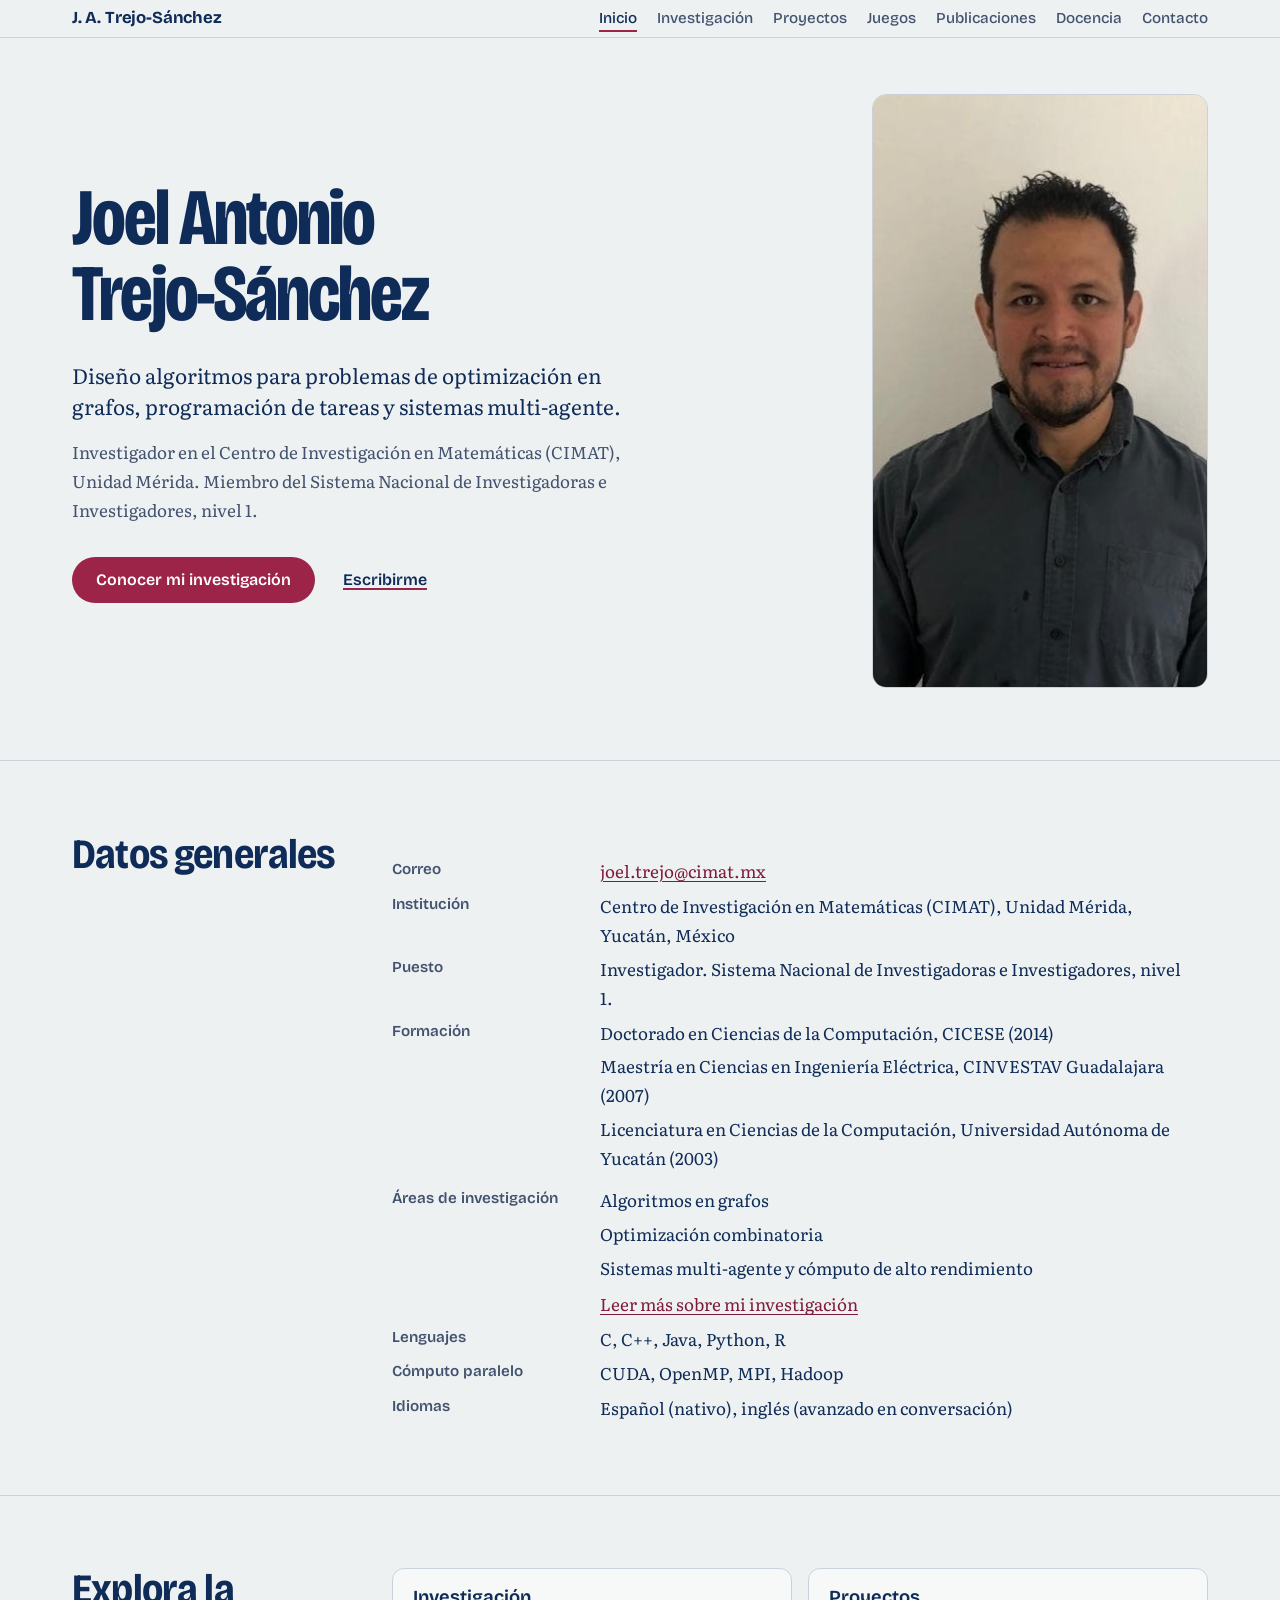
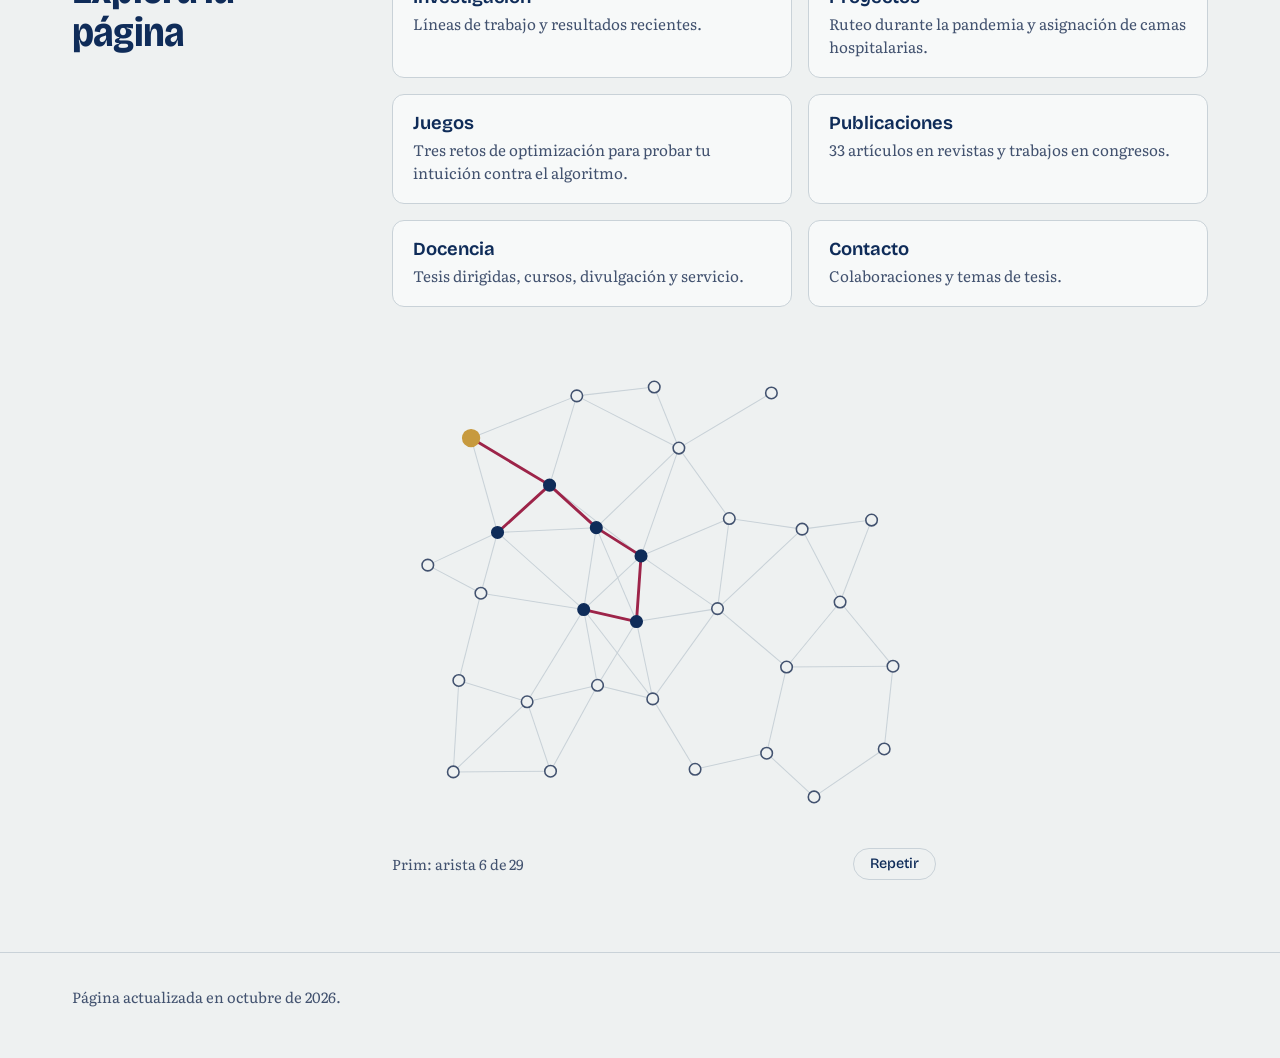
<file: index.html>
<!doctype html>
<html lang="es">
<head>
<meta charset="utf-8">
<meta name="viewport" content="width=device-width, initial-scale=1">
<title>Joel Antonio Trejo-Sánchez | CIMAT Mérida</title>
<meta name="description" content="Página de Joel Antonio Trejo-Sánchez, investigador del CIMAT Unidad Mérida. Algoritmos en grafos, optimización combinatoria y sistemas multi-agente.">
<meta name="theme-color" content="#EEF1F1" media="(prefers-color-scheme: light)">
<meta name="theme-color" content="#0D1A30" media="(prefers-color-scheme: dark)">
<meta property="og:title" content="Joel Antonio Trejo-Sánchez | CIMAT Mérida">
<meta property="og:description" content="Página de Joel Antonio Trejo-Sánchez, investigador del CIMAT Unidad Mérida. Algoritmos en grafos, optimización combinatoria y sistemas multi-agente.">
<meta property="og:type" content="website">
<link rel="icon" href="data:image/svg+xml,%3Csvg xmlns='http://www.w3.org/2000/svg' viewBox='0 0 32 32'%3E%3Crect width='32' height='32' rx='7' fill='%230F2C59'/%3E%3Cpath d='M8 22 15 10 24 20M15 10 22 8' stroke='%23E58AA3' stroke-width='2.4' fill='none' stroke-linecap='round'/%3E%3Ccircle cx='8' cy='22' r='3' fill='%23E3B04B'/%3E%3Ccircle cx='15' cy='10' r='3' fill='%23E58AA3'/%3E%3Ccircle cx='24' cy='20' r='3' fill='%23E58AA3'/%3E%3Ccircle cx='22' cy='8' r='3' fill='%23E58AA3'/%3E%3C/svg%3E">
<link rel="preconnect" href="https://fonts.googleapis.com">
<link rel="preconnect" href="https://fonts.gstatic.com" crossorigin>
<link rel="stylesheet" href="https://fonts.googleapis.com/css2?family=Bricolage+Grotesque:opsz,wdth,wght@12..96,75..100,400..800&family=Literata:ital,opsz,wght@0,7..72,400..700;1,7..72,400..600&display=swap">
<link rel="stylesheet" href="css/estilo.css">
<script type="application/ld+json">
{"@context":"https://schema.org","@type":"Person","name":"Joel Antonio Trejo-Sánchez","jobTitle":"Investigador","affiliation":{"@type":"Organization","name":"Centro de Investigación en Matemáticas (CIMAT), Unidad Mérida"},"email":"mailto:joel.trejo@cimat.mx","knowsAbout":["Algoritmos en grafos","Optimización combinatoria","Sistemas multi-agente","Cómputo de alto rendimiento"]}
</script>
</head>
<body>
<a class="skip" href="#contenido">Saltar al contenido</a>

<nav class="top" aria-label="Secciones">
  <div class="wrap">
    <a class="brand" href="index.html">J. A. Trejo-Sánchez</a>
    <ul>
      <li><a href="index.html" aria-current="page">Inicio</a></li>
      <li><a href="investigacion.html">Investigación</a></li>
      <li><a href="proyectos.html">Proyectos</a></li>
      <li><a href="juegos.html">Juegos</a></li>
      <li><a href="publicaciones.html">Publicaciones</a></li>
      <li><a href="docencia.html">Docencia</a></li>
      <li><a href="contacto.html">Contacto</a></li>
    </ul>
  </div>
</nav>

<main id="contenido">
<header class="hero" id="inicio">
  <div class="wrap">
    <div>
      <h1><span>Joel Antonio</span><span>Trejo-Sánchez</span></h1>
      <p class="lede">Diseño algoritmos para problemas de optimización en grafos, programación de tareas y sistemas multi-agente.</p>
      <p class="role">Investigador en el Centro de Investigación en Matemáticas (CIMAT), Unidad Mérida. Miembro del Sistema Nacional de Investigadoras e Investigadores, nivel 1.</p>
      <div class="actions">
        <a class="btn" href="investigacion.html">Conocer mi investigación</a>
        <a class="link" href="mailto:joel.trejo@cimat.mx">Escribirme</a>
      </div>
    </div>
    <figure class="portrait">
      <img src="img/joel.jpg" width="475" height="594" alt="Retrato de Joel Antonio Trejo-Sánchez">
    </figure>
  </div>
</header>

<section class="sec" id="generales" aria-labelledby="h-gen">
  <div class="wrap">
    <h2 id="h-gen">Datos generales</h2>
    <div>
      <dl class="tools facts">
        <dt>Correo</dt><dd><a href="mailto:joel.trejo@cimat.mx">joel.trejo@cimat.mx</a></dd>
        <dt>Institución</dt><dd>Centro de Investigación en Matemáticas (CIMAT), Unidad Mérida, Yucatán, México</dd>
        <dt>Puesto</dt><dd>Investigador. Sistema Nacional de Investigadoras e Investigadores, nivel 1.</dd>
        <dt>Formación</dt>
        <dd><ul>
          <li>Doctorado en Ciencias de la Computación, CICESE (2014)</li>
          <li>Maestría en Ciencias en Ingeniería Eléctrica, CINVESTAV Guadalajara (2007)</li>
          <li>Licenciatura en Ciencias de la Computación, Universidad Autónoma de Yucatán (2003)</li>
        </ul></dd>
        <dt>Áreas de investigación</dt>
        <dd><ul>
          <li>Algoritmos en grafos</li>
          <li>Optimización combinatoria</li>
          <li>Sistemas multi-agente y cómputo de alto rendimiento</li>
        </ul>
        <a href="investigacion.html">Leer más sobre mi investigación</a></dd>
        <dt>Lenguajes</dt><dd>C, C++, Java, Python, R</dd>
        <dt>Cómputo paralelo</dt><dd>CUDA, OpenMP, MPI, Hadoop</dd>
        <dt>Idiomas</dt><dd>Español (nativo), inglés (avanzado en conversación)</dd>
      </dl>
    </div>
  </div>
</section>

<section class="sec" id="explora" aria-labelledby="h-exp">
  <div class="wrap">
    <h2 id="h-exp">Explora la página</h2>
    <div>
      <nav class="cards" aria-label="Páginas del sitio">
        <a class="card" href="investigacion.html"><strong>Investigación</strong><span>Líneas de trabajo y resultados recientes.</span></a>
        <a class="card" href="proyectos.html"><strong>Proyectos</strong><span>Ruteo durante la pandemia y asignación de camas hospitalarias.</span></a>
        <a class="card" href="juegos.html"><strong>Juegos</strong><span>Tres retos de optimización para probar tu intuición contra el algoritmo.</span></a>
        <a class="card" href="publicaciones.html"><strong>Publicaciones</strong><span>33 artículos en revistas y trabajos en congresos.</span></a>
        <a class="card" href="docencia.html"><strong>Docencia</strong><span>Tesis dirigidas, cursos, divulgación y servicio.</span></a>
        <a class="card" href="contacto.html"><strong>Contacto</strong><span>Colaboraciones y temas de tesis.</span></a>
      </nav>
      <figure class="graph">
        <svg id="grafo" viewBox="0 0 520 460" role="img"
             aria-label="Grafo con puntos conectados por un árbol de expansión mínima que se dibuja arista por arista con el algoritmo de Prim."></svg>
        <figcaption>
          <span id="grafo-estado" aria-hidden="true">Algoritmo de Prim: árbol de expansión mínima</span>
          <button type="button" id="grafo-repetir">Repetir</button>
        </figcaption>
      </figure>
    </div>
  </div>
</section>
</main>

<footer>
  <div class="wrap">Página actualizada en octubre de 2026.</div>
</footer>
<script src="js/pagina.js"></script>
</body>
</html>
</file>
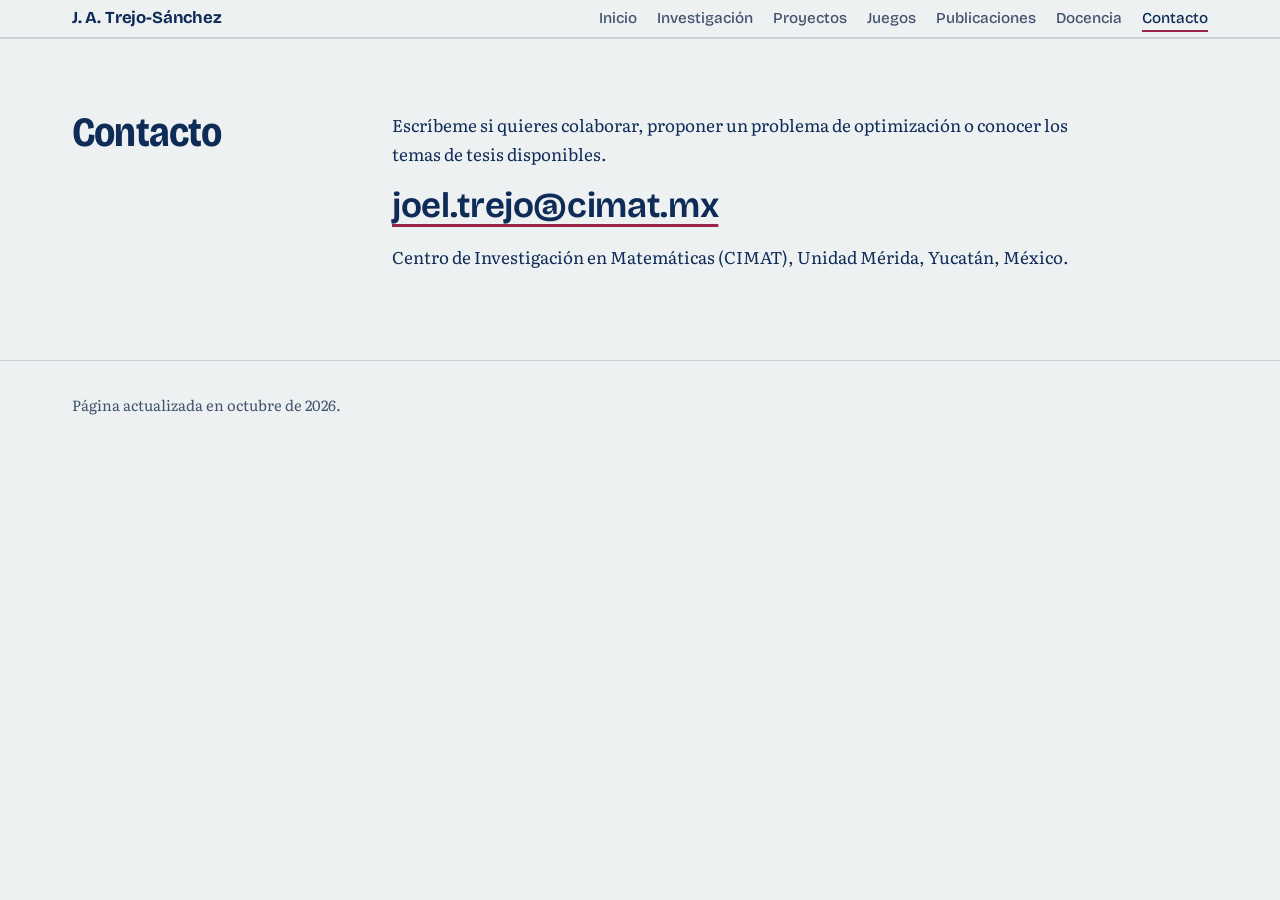
<file: contacto.html>
<!doctype html>
<html lang="es">
<head>
<meta charset="utf-8">
<meta name="viewport" content="width=device-width, initial-scale=1">
<title>Contacto | Joel Antonio Trejo-Sánchez</title>
<meta name="description" content="Contacto de Joel Antonio Trejo-Sánchez, CIMAT Unidad Mérida.">
<meta name="theme-color" content="#EEF1F1" media="(prefers-color-scheme: light)">
<meta name="theme-color" content="#0D1A30" media="(prefers-color-scheme: dark)">
<meta property="og:title" content="Contacto | Joel Antonio Trejo-Sánchez">
<meta property="og:description" content="Contacto de Joel Antonio Trejo-Sánchez, CIMAT Unidad Mérida.">
<meta property="og:type" content="website">
<link rel="icon" href="data:image/svg+xml,%3Csvg xmlns='http://www.w3.org/2000/svg' viewBox='0 0 32 32'%3E%3Crect width='32' height='32' rx='7' fill='%230F2C59'/%3E%3Cpath d='M8 22 15 10 24 20M15 10 22 8' stroke='%23E58AA3' stroke-width='2.4' fill='none' stroke-linecap='round'/%3E%3Ccircle cx='8' cy='22' r='3' fill='%23E3B04B'/%3E%3Ccircle cx='15' cy='10' r='3' fill='%23E58AA3'/%3E%3Ccircle cx='24' cy='20' r='3' fill='%23E58AA3'/%3E%3Ccircle cx='22' cy='8' r='3' fill='%23E58AA3'/%3E%3C/svg%3E">
<link rel="preconnect" href="https://fonts.googleapis.com">
<link rel="preconnect" href="https://fonts.gstatic.com" crossorigin>
<link rel="stylesheet" href="https://fonts.googleapis.com/css2?family=Bricolage+Grotesque:opsz,wdth,wght@12..96,75..100,400..800&family=Literata:ital,opsz,wght@0,7..72,400..700;1,7..72,400..600&display=swap">
<link rel="stylesheet" href="css/estilo.css">

</head>
<body>
<a class="skip" href="#contenido">Saltar al contenido</a>

<nav class="top" aria-label="Secciones">
  <div class="wrap">
    <a class="brand" href="index.html">J. A. Trejo-Sánchez</a>
    <ul>
      <li><a href="index.html">Inicio</a></li>
      <li><a href="investigacion.html">Investigación</a></li>
      <li><a href="proyectos.html">Proyectos</a></li>
      <li><a href="juegos.html">Juegos</a></li>
      <li><a href="publicaciones.html">Publicaciones</a></li>
      <li><a href="docencia.html">Docencia</a></li>
      <li><a href="contacto.html" aria-current="page">Contacto</a></li>
    </ul>
  </div>
</nav>

<main id="contenido">
<section class="sec" id="contacto" aria-labelledby="h-con">
  <div class="wrap">
    <h1 class="ph" id="h-con">Contacto</h1>
    <div>
      <p>Escríbeme si quieres colaborar, proponer un problema de optimización o conocer los temas de tesis disponibles.</p>
      <p><a class="mail" href="mailto:joel.trejo@cimat.mx">joel.trejo@cimat.mx</a></p>
      <p>Centro de Investigación en Matemáticas (CIMAT), Unidad Mérida, Yucatán, México.</p>
    </div>
  </div>
</section>
</main>

<footer>
  <div class="wrap">Página actualizada en octubre de 2026.</div>
</footer>
</body>
</html>
</file>
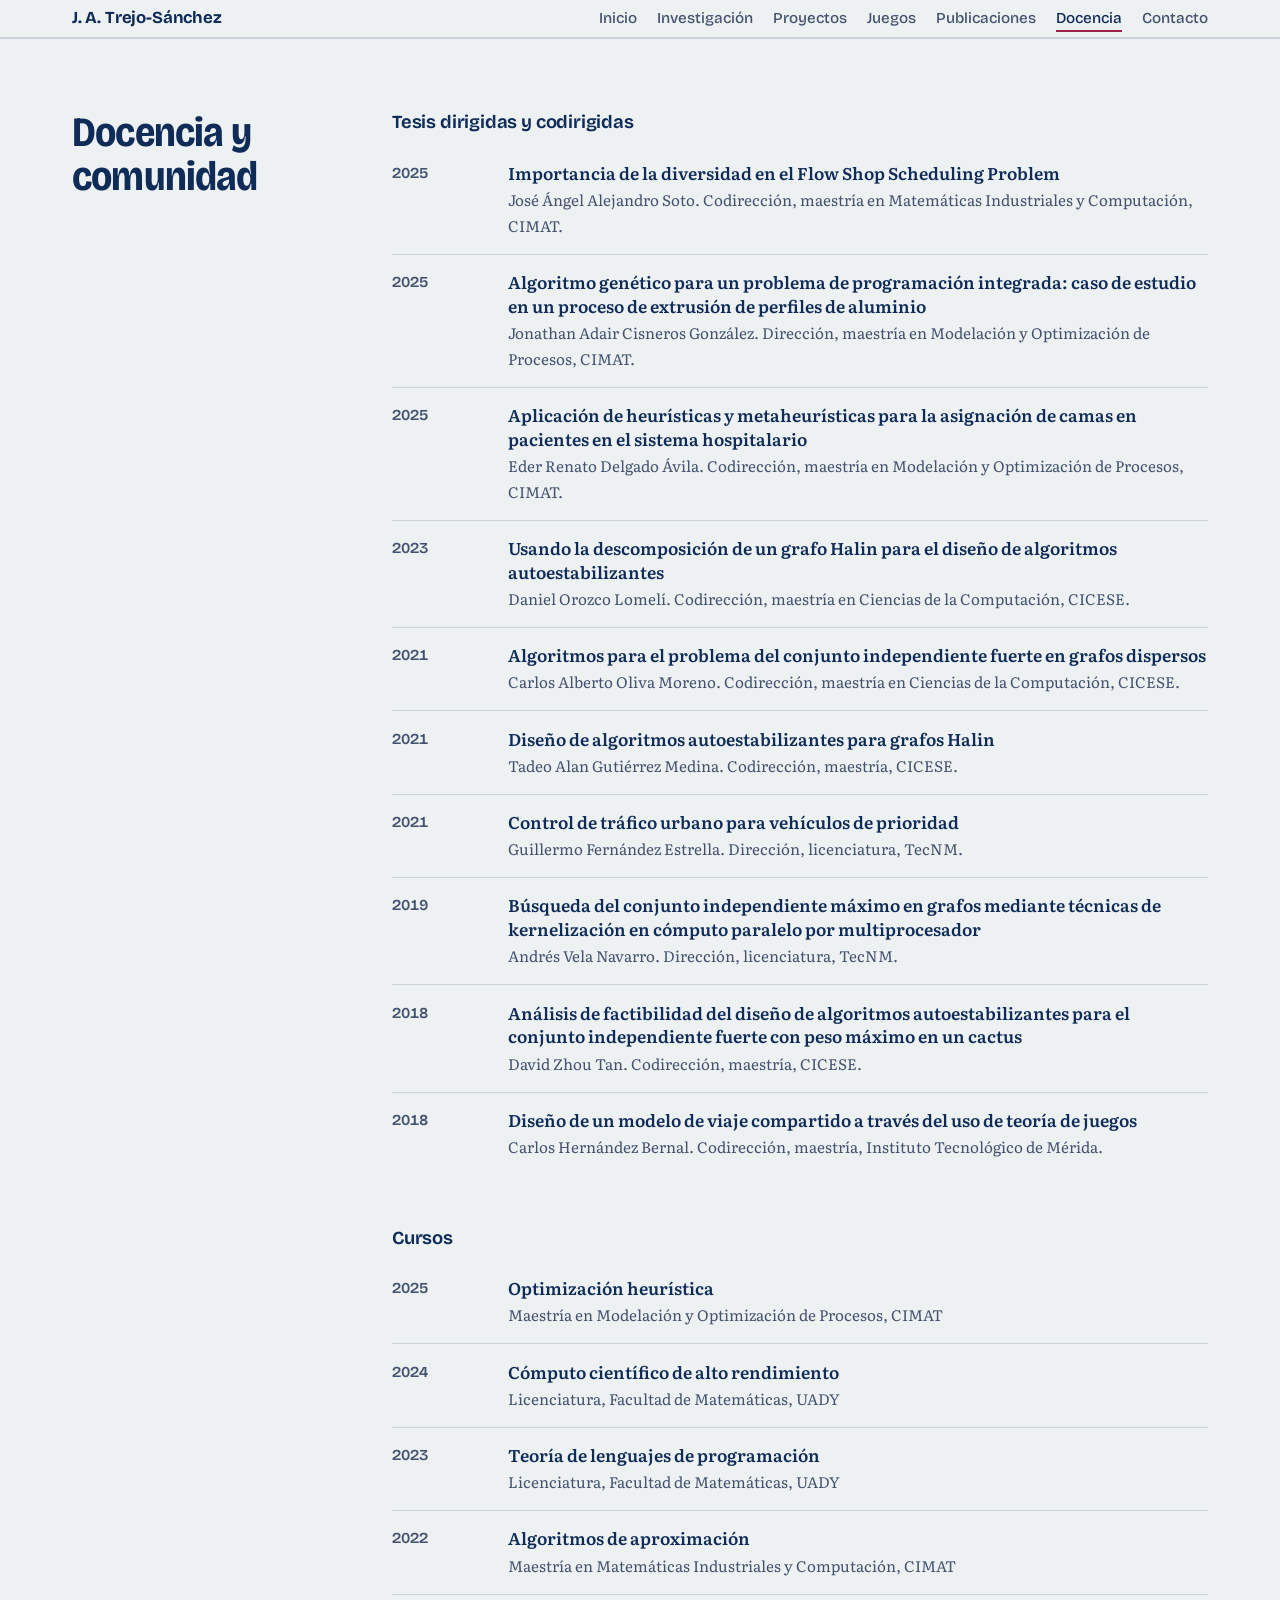
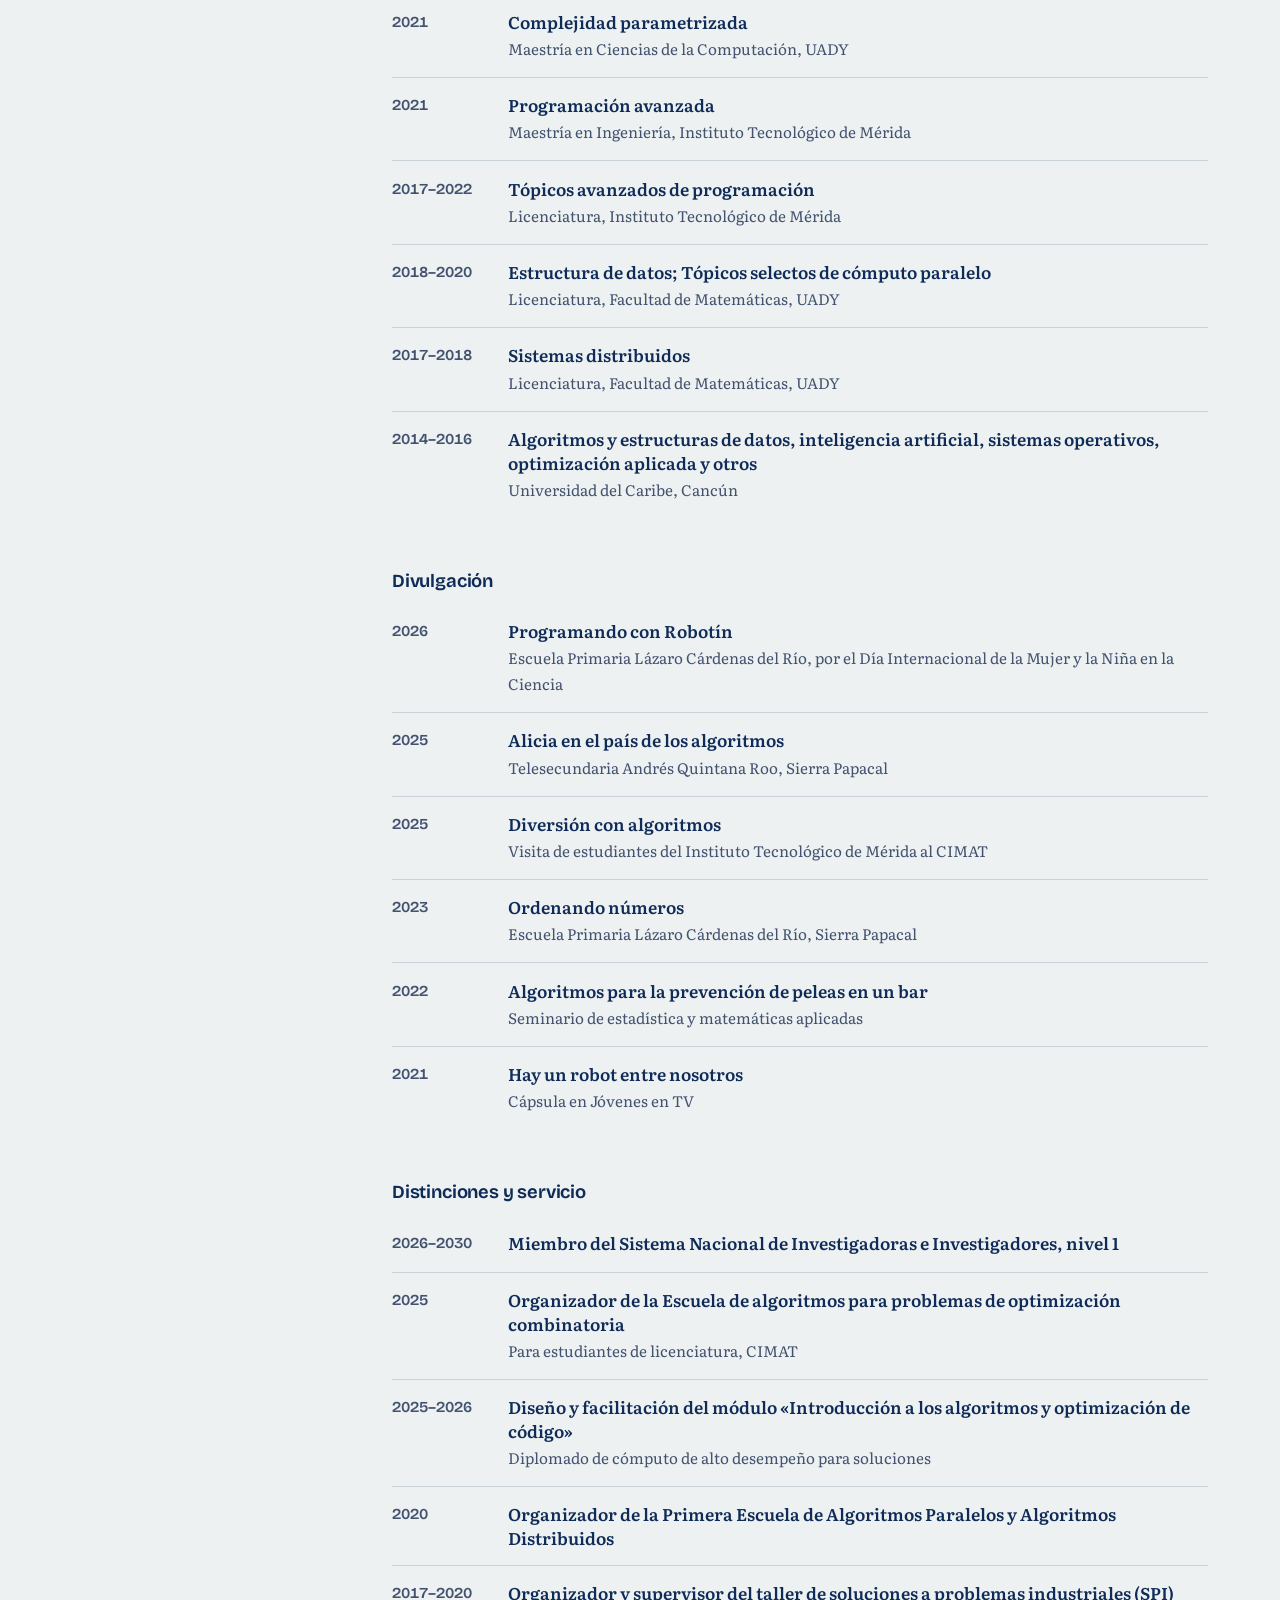
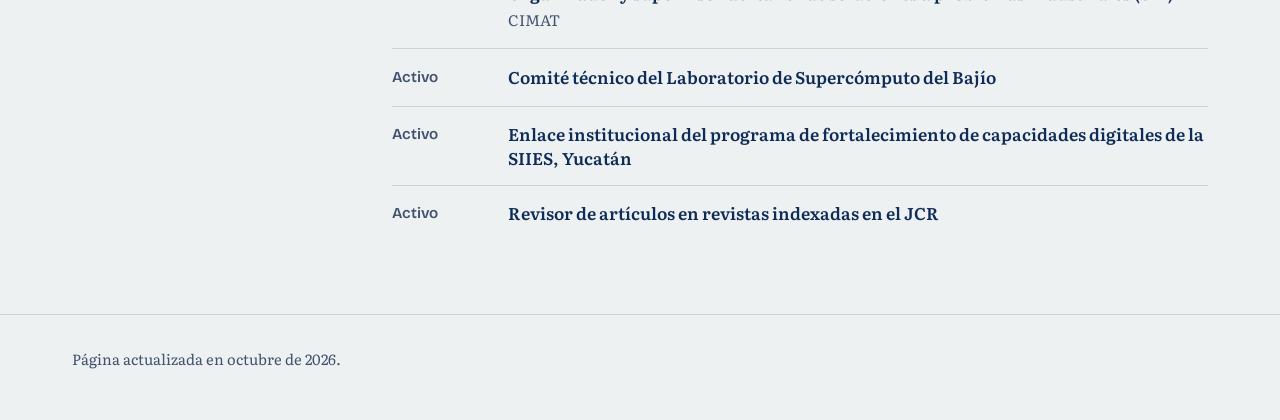
<file: docencia.html>
<!doctype html>
<html lang="es">
<head>
<meta charset="utf-8">
<meta name="viewport" content="width=device-width, initial-scale=1">
<title>Docencia y comunidad | Joel Antonio Trejo-Sánchez</title>
<meta name="description" content="Tesis dirigidas, cursos, divulgación, distinciones y servicio de Joel Antonio Trejo-Sánchez.">
<meta name="theme-color" content="#EEF1F1" media="(prefers-color-scheme: light)">
<meta name="theme-color" content="#0D1A30" media="(prefers-color-scheme: dark)">
<meta property="og:title" content="Docencia y comunidad | Joel Antonio Trejo-Sánchez">
<meta property="og:description" content="Tesis dirigidas, cursos, divulgación, distinciones y servicio de Joel Antonio Trejo-Sánchez.">
<meta property="og:type" content="website">
<link rel="icon" href="data:image/svg+xml,%3Csvg xmlns='http://www.w3.org/2000/svg' viewBox='0 0 32 32'%3E%3Crect width='32' height='32' rx='7' fill='%230F2C59'/%3E%3Cpath d='M8 22 15 10 24 20M15 10 22 8' stroke='%23E58AA3' stroke-width='2.4' fill='none' stroke-linecap='round'/%3E%3Ccircle cx='8' cy='22' r='3' fill='%23E3B04B'/%3E%3Ccircle cx='15' cy='10' r='3' fill='%23E58AA3'/%3E%3Ccircle cx='24' cy='20' r='3' fill='%23E58AA3'/%3E%3Ccircle cx='22' cy='8' r='3' fill='%23E58AA3'/%3E%3C/svg%3E">
<link rel="preconnect" href="https://fonts.googleapis.com">
<link rel="preconnect" href="https://fonts.gstatic.com" crossorigin>
<link rel="stylesheet" href="https://fonts.googleapis.com/css2?family=Bricolage+Grotesque:opsz,wdth,wght@12..96,75..100,400..800&family=Literata:ital,opsz,wght@0,7..72,400..700;1,7..72,400..600&display=swap">
<link rel="stylesheet" href="css/estilo.css">

</head>
<body>
<a class="skip" href="#contenido">Saltar al contenido</a>

<nav class="top" aria-label="Secciones">
  <div class="wrap">
    <a class="brand" href="index.html">J. A. Trejo-Sánchez</a>
    <ul>
      <li><a href="index.html">Inicio</a></li>
      <li><a href="investigacion.html">Investigación</a></li>
      <li><a href="proyectos.html">Proyectos</a></li>
      <li><a href="juegos.html">Juegos</a></li>
      <li><a href="publicaciones.html">Publicaciones</a></li>
      <li><a href="docencia.html" aria-current="page">Docencia</a></li>
      <li><a href="contacto.html">Contacto</a></li>
    </ul>
  </div>
</nav>

<main id="contenido">
<section class="sec" id="docencia" aria-labelledby="h-doc">
  <div class="wrap">
    <h1 class="ph" id="h-doc">Docencia y comunidad</h1>
    <div>
      <h3 class="sub">Tesis dirigidas y codirigidas</h3>
      <ol class="tl">
<li><span class="yr">2025</span><div><span class="pub-title">Importancia de la diversidad en el Flow Shop Scheduling Problem</span><span class="pub-auth">José Ángel Alejandro Soto. Codirección, maestría en Matemáticas Industriales y Computación, CIMAT.</span></div></li>
<li><span class="yr">2025</span><div><span class="pub-title">Algoritmo genético para un problema de programación integrada: caso de estudio en un proceso de extrusión de perfiles de aluminio</span><span class="pub-auth">Jonathan Adair Cisneros González. Dirección, maestría en Modelación y Optimización de Procesos, CIMAT.</span></div></li>
<li><span class="yr">2025</span><div><span class="pub-title">Aplicación de heurísticas y metaheurísticas para la asignación de camas en pacientes en el sistema hospitalario</span><span class="pub-auth">Eder Renato Delgado Ávila. Codirección, maestría en Modelación y Optimización de Procesos, CIMAT.</span></div></li>
<li><span class="yr">2023</span><div><span class="pub-title">Usando la descomposición de un grafo Halin para el diseño de algoritmos autoestabilizantes</span><span class="pub-auth">Daniel Orozco Lomelí. Codirección, maestría en Ciencias de la Computación, CICESE.</span></div></li>
<li><span class="yr">2021</span><div><span class="pub-title">Algoritmos para el problema del conjunto independiente fuerte en grafos dispersos</span><span class="pub-auth">Carlos Alberto Oliva Moreno. Codirección, maestría en Ciencias de la Computación, CICESE.</span></div></li>
<li><span class="yr">2021</span><div><span class="pub-title">Diseño de algoritmos autoestabilizantes para grafos Halin</span><span class="pub-auth">Tadeo Alan Gutiérrez Medina. Codirección, maestría, CICESE.</span></div></li>
<li><span class="yr">2021</span><div><span class="pub-title">Control de tráfico urbano para vehículos de prioridad</span><span class="pub-auth">Guillermo Fernández Estrella. Dirección, licenciatura, TecNM.</span></div></li>
<li><span class="yr">2019</span><div><span class="pub-title">Búsqueda del conjunto independiente máximo en grafos mediante técnicas de kernelización en cómputo paralelo por multiprocesador</span><span class="pub-auth">Andrés Vela Navarro. Dirección, licenciatura, TecNM.</span></div></li>
<li><span class="yr">2018</span><div><span class="pub-title">Análisis de factibilidad del diseño de algoritmos autoestabilizantes para el conjunto independiente fuerte con peso máximo en un cactus</span><span class="pub-auth">David Zhou Tan. Codirección, maestría, CICESE.</span></div></li>
<li><span class="yr">2018</span><div><span class="pub-title">Diseño de un modelo de viaje compartido a través del uso de teoría de juegos</span><span class="pub-auth">Carlos Hernández Bernal. Codirección, maestría, Instituto Tecnológico de Mérida.</span></div></li>
      </ol>
      <h3 class="sub">Cursos</h3>
      <ol class="tl">
<li><span class="yr">2025</span><div><span class="pub-title">Optimización heurística</span><span class="pub-auth">Maestría en Modelación y Optimización de Procesos, CIMAT</span></div></li>
<li><span class="yr">2024</span><div><span class="pub-title">Cómputo científico de alto rendimiento</span><span class="pub-auth">Licenciatura, Facultad de Matemáticas, UADY</span></div></li>
<li><span class="yr">2023</span><div><span class="pub-title">Teoría de lenguajes de programación</span><span class="pub-auth">Licenciatura, Facultad de Matemáticas, UADY</span></div></li>
<li><span class="yr">2022</span><div><span class="pub-title">Algoritmos de aproximación</span><span class="pub-auth">Maestría en Matemáticas Industriales y Computación, CIMAT</span></div></li>
<li><span class="yr">2021</span><div><span class="pub-title">Complejidad parametrizada</span><span class="pub-auth">Maestría en Ciencias de la Computación, UADY</span></div></li>
<li><span class="yr">2021</span><div><span class="pub-title">Programación avanzada</span><span class="pub-auth">Maestría en Ingeniería, Instituto Tecnológico de Mérida</span></div></li>
<li><span class="yr">2017–2022</span><div><span class="pub-title">Tópicos avanzados de programación</span><span class="pub-auth">Licenciatura, Instituto Tecnológico de Mérida</span></div></li>
<li><span class="yr">2018–2020</span><div><span class="pub-title">Estructura de datos; Tópicos selectos de cómputo paralelo</span><span class="pub-auth">Licenciatura, Facultad de Matemáticas, UADY</span></div></li>
<li><span class="yr">2017–2018</span><div><span class="pub-title">Sistemas distribuidos</span><span class="pub-auth">Licenciatura, Facultad de Matemáticas, UADY</span></div></li>
<li><span class="yr">2014–2016</span><div><span class="pub-title">Algoritmos y estructuras de datos, inteligencia artificial, sistemas operativos, optimización aplicada y otros</span><span class="pub-auth">Universidad del Caribe, Cancún</span></div></li>
      </ol>
      <h3 class="sub">Divulgación</h3>
      <ol class="tl">
<li><span class="yr">2026</span><div><span class="pub-title">Programando con Robotín</span><span class="pub-auth">Escuela Primaria Lázaro Cárdenas del Río, por el Día Internacional de la Mujer y la Niña en la Ciencia</span></div></li>
<li><span class="yr">2025</span><div><span class="pub-title">Alicia en el país de los algoritmos</span><span class="pub-auth">Telesecundaria Andrés Quintana Roo, Sierra Papacal</span></div></li>
<li><span class="yr">2025</span><div><span class="pub-title">Diversión con algoritmos</span><span class="pub-auth">Visita de estudiantes del Instituto Tecnológico de Mérida al CIMAT</span></div></li>
<li><span class="yr">2023</span><div><span class="pub-title">Ordenando números</span><span class="pub-auth">Escuela Primaria Lázaro Cárdenas del Río, Sierra Papacal</span></div></li>
<li><span class="yr">2022</span><div><span class="pub-title">Algoritmos para la prevención de peleas en un bar</span><span class="pub-auth">Seminario de estadística y matemáticas aplicadas</span></div></li>
<li><span class="yr">2021</span><div><span class="pub-title">Hay un robot entre nosotros</span><span class="pub-auth">Cápsula en Jóvenes en TV</span></div></li>
      </ol>
      <h3 class="sub">Distinciones y servicio</h3>
      <ol class="tl">
<li><span class="yr">2026–2030</span><div><span class="pub-title">Miembro del Sistema Nacional de Investigadoras e Investigadores, nivel 1</span></div></li>
<li><span class="yr">2025</span><div><span class="pub-title">Organizador de la Escuela de algoritmos para problemas de optimización combinatoria</span><span class="pub-auth">Para estudiantes de licenciatura, CIMAT</span></div></li>
<li><span class="yr">2025–2026</span><div><span class="pub-title">Diseño y facilitación del módulo «Introducción a los algoritmos y optimización de código»</span><span class="pub-auth">Diplomado de cómputo de alto desempeño para soluciones</span></div></li>
<li><span class="yr">2020</span><div><span class="pub-title">Organizador de la Primera Escuela de Algoritmos Paralelos y Algoritmos Distribuidos</span></div></li>
<li><span class="yr">2017–2020</span><div><span class="pub-title">Organizador y supervisor del taller de soluciones a problemas industriales (SPI)</span><span class="pub-auth">CIMAT</span></div></li>
<li><span class="yr">Activo</span><div><span class="pub-title">Comité técnico del Laboratorio de Supercómputo del Bajío</span></div></li>
<li><span class="yr">Activo</span><div><span class="pub-title">Enlace institucional del programa de fortalecimiento de capacidades digitales de la SIIES, Yucatán</span></div></li>
<li><span class="yr">Activo</span><div><span class="pub-title">Revisor de artículos en revistas indexadas en el JCR</span></div></li>
      </ol>
    </div>
  </div>
</section>
</main>

<footer>
  <div class="wrap">Página actualizada en octubre de 2026.</div>
</footer>
</body>
</html>
</file>
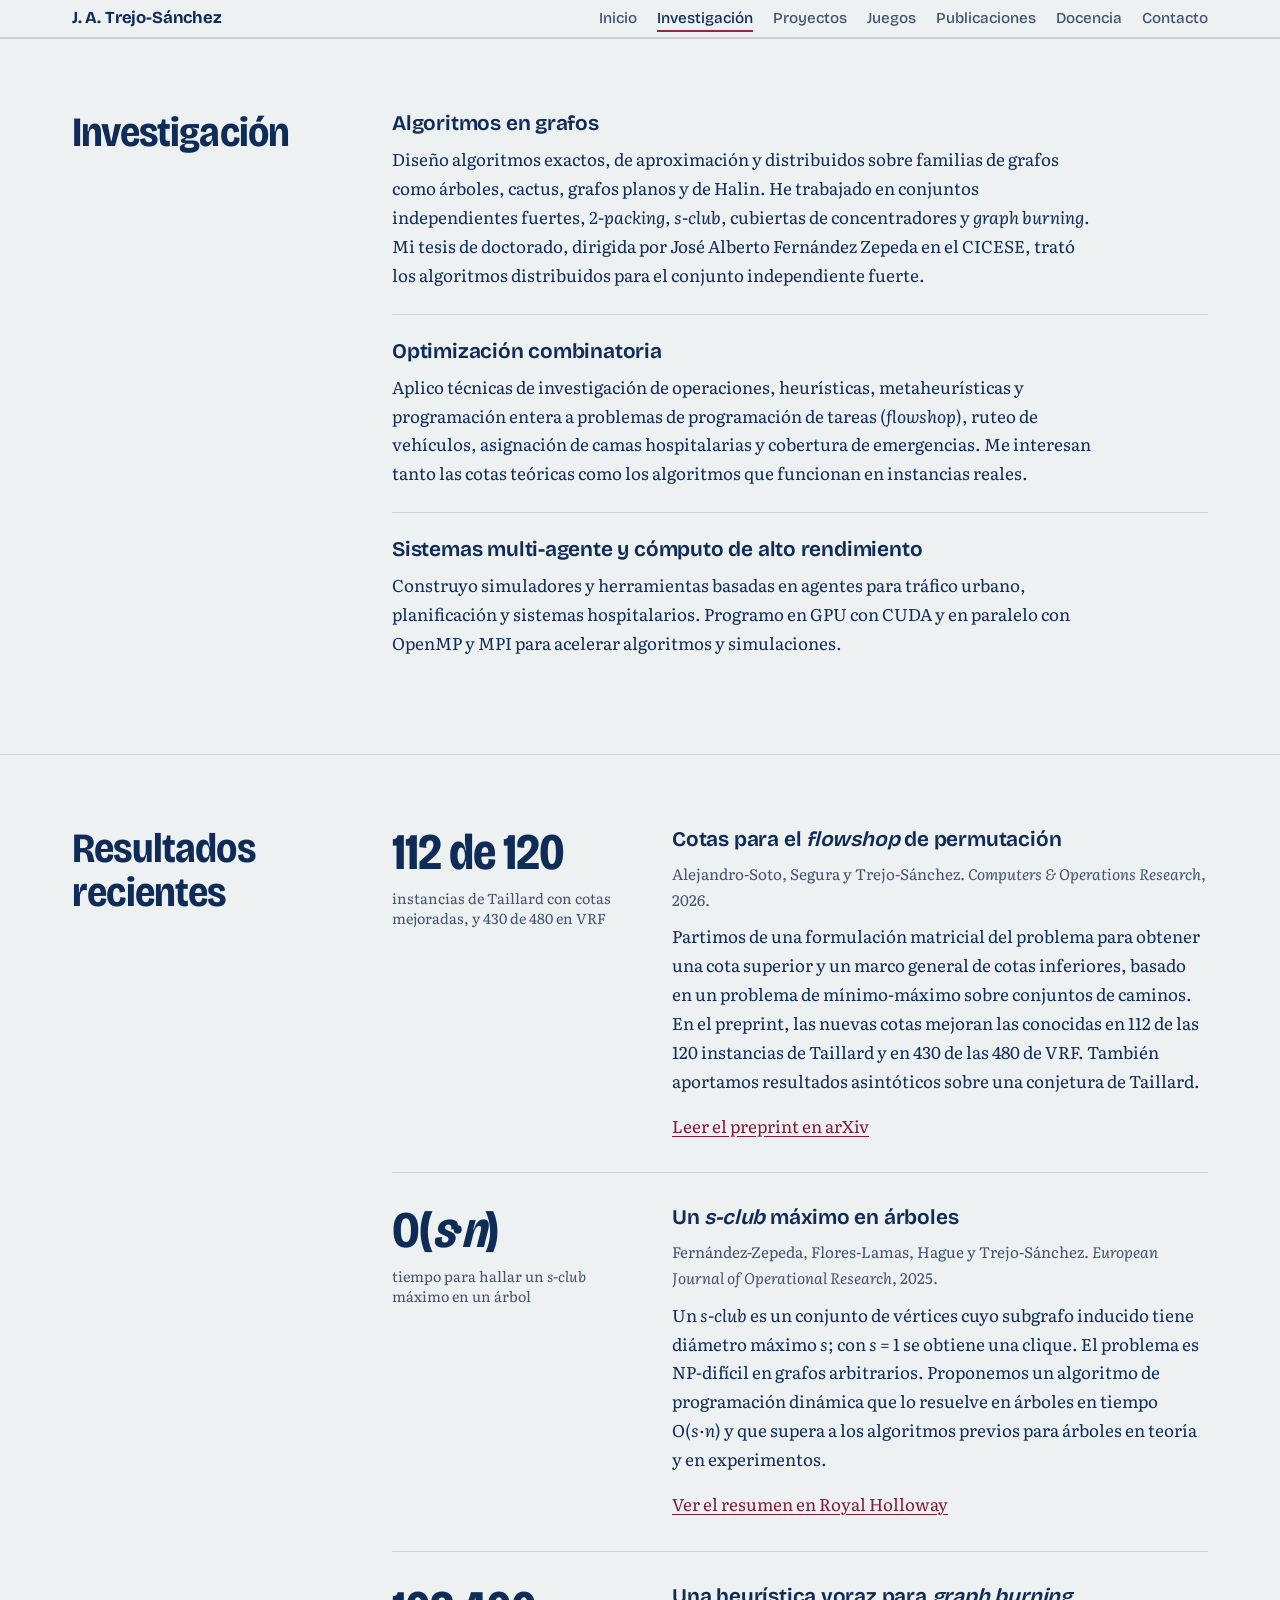
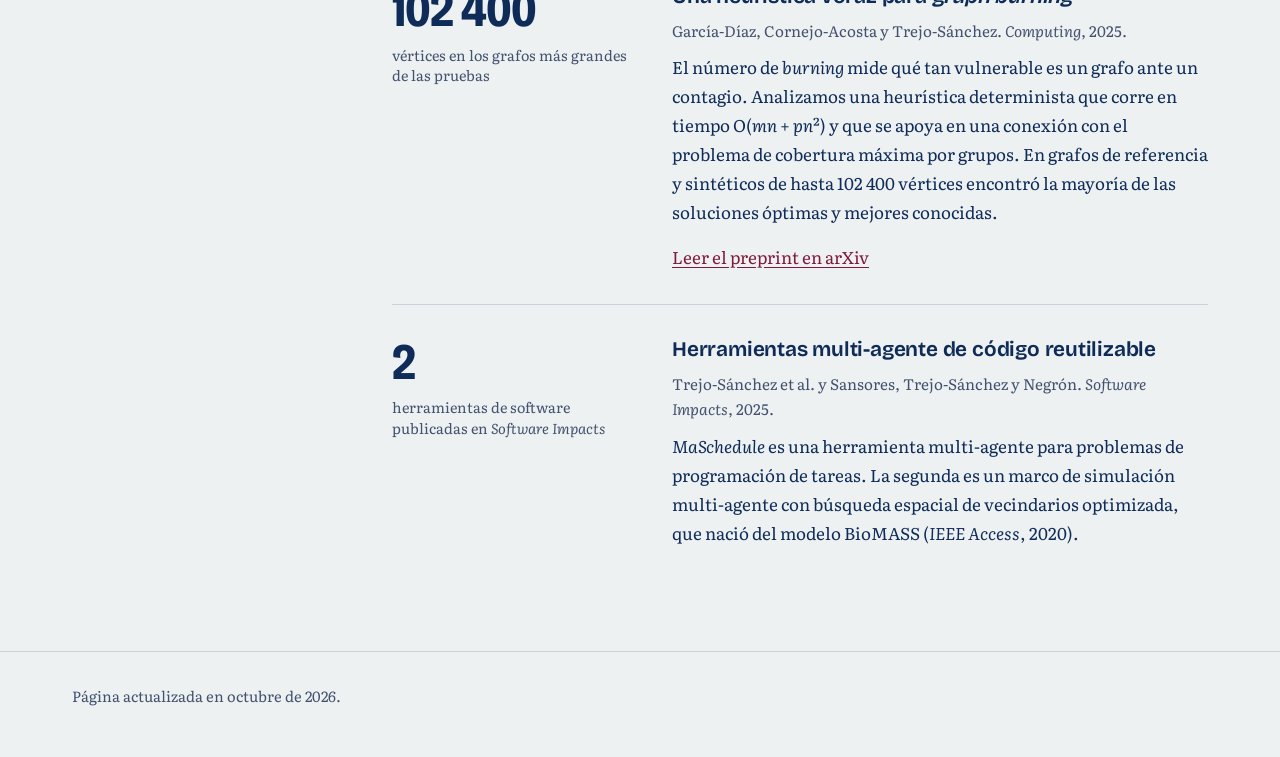
<file: investigacion.html>
<!doctype html>
<html lang="es">
<head>
<meta charset="utf-8">
<meta name="viewport" content="width=device-width, initial-scale=1">
<title>Investigación | Joel Antonio Trejo-Sánchez</title>
<meta name="description" content="Líneas de investigación y resultados recientes de Joel Antonio Trejo-Sánchez: algoritmos en grafos, optimización combinatoria y sistemas multi-agente.">
<meta name="theme-color" content="#EEF1F1" media="(prefers-color-scheme: light)">
<meta name="theme-color" content="#0D1A30" media="(prefers-color-scheme: dark)">
<meta property="og:title" content="Investigación | Joel Antonio Trejo-Sánchez">
<meta property="og:description" content="Líneas de investigación y resultados recientes de Joel Antonio Trejo-Sánchez: algoritmos en grafos, optimización combinatoria y sistemas multi-agente.">
<meta property="og:type" content="website">
<link rel="icon" href="data:image/svg+xml,%3Csvg xmlns='http://www.w3.org/2000/svg' viewBox='0 0 32 32'%3E%3Crect width='32' height='32' rx='7' fill='%230F2C59'/%3E%3Cpath d='M8 22 15 10 24 20M15 10 22 8' stroke='%23E58AA3' stroke-width='2.4' fill='none' stroke-linecap='round'/%3E%3Ccircle cx='8' cy='22' r='3' fill='%23E3B04B'/%3E%3Ccircle cx='15' cy='10' r='3' fill='%23E58AA3'/%3E%3Ccircle cx='24' cy='20' r='3' fill='%23E58AA3'/%3E%3Ccircle cx='22' cy='8' r='3' fill='%23E58AA3'/%3E%3C/svg%3E">
<link rel="preconnect" href="https://fonts.googleapis.com">
<link rel="preconnect" href="https://fonts.gstatic.com" crossorigin>
<link rel="stylesheet" href="https://fonts.googleapis.com/css2?family=Bricolage+Grotesque:opsz,wdth,wght@12..96,75..100,400..800&family=Literata:ital,opsz,wght@0,7..72,400..700;1,7..72,400..600&display=swap">
<link rel="stylesheet" href="css/estilo.css">

</head>
<body>
<a class="skip" href="#contenido">Saltar al contenido</a>

<nav class="top" aria-label="Secciones">
  <div class="wrap">
    <a class="brand" href="index.html">J. A. Trejo-Sánchez</a>
    <ul>
      <li><a href="index.html">Inicio</a></li>
      <li><a href="investigacion.html" aria-current="page">Investigación</a></li>
      <li><a href="proyectos.html">Proyectos</a></li>
      <li><a href="juegos.html">Juegos</a></li>
      <li><a href="publicaciones.html">Publicaciones</a></li>
      <li><a href="docencia.html">Docencia</a></li>
      <li><a href="contacto.html">Contacto</a></li>
    </ul>
  </div>
</nav>

<main id="contenido">
<section class="sec" id="investigacion" aria-labelledby="h-inv">
  <div class="wrap">
    <h1 class="ph" id="h-inv">Investigación</h1>
    <div>
      <div class="area">
        <h3>Algoritmos en grafos</h3>
        <p>Diseño algoritmos exactos, de aproximación y distribuidos sobre familias de grafos como árboles, cactus, grafos planos y de Halin. He trabajado en conjuntos independientes fuertes, <i lang="en">2-packing</i>, <i lang="en">s-club</i>, cubiertas de concentradores y <i lang="en">graph burning</i>. Mi tesis de doctorado, dirigida por José Alberto Fernández Zepeda en el CICESE, trató los algoritmos distribuidos para el conjunto independiente fuerte.</p>
      </div>
      <div class="area">
        <h3>Optimización combinatoria</h3>
        <p>Aplico técnicas de investigación de operaciones, heurísticas, metaheurísticas y programación entera a problemas de programación de tareas (<i lang="en">flowshop</i>), ruteo de vehículos, asignación de camas hospitalarias y cobertura de emergencias. Me interesan tanto las cotas teóricas como los algoritmos que funcionan en instancias reales.</p>
      </div>
      <div class="area">
        <h3>Sistemas multi-agente y cómputo de alto rendimiento</h3>
        <p>Construyo simuladores y herramientas basadas en agentes para tráfico urbano, planificación y sistemas hospitalarios. Programo en GPU con CUDA y en paralelo con OpenMP y MPI para acelerar algoritmos y simulaciones.</p>
      </div>
    </div>
  </div>
</section>

<section class="sec" id="resultados" aria-labelledby="h-res">
  <div class="wrap">
    <h2 id="h-res">Resultados recientes</h2>
    <div>
      <article class="res">
        <div class="fig">112 de 120<small>instancias de Taillard con cotas mejoradas, y 430 de 480 en VRF</small></div>
        <div>
          <h3>Cotas para el <i lang="en">flowshop</i> de permutación</h3>
          <p class="meta">Alejandro-Soto, Segura y Trejo-Sánchez. <i lang="en">Computers &amp; Operations Research</i>, 2026.</p>
          <p>Partimos de una formulación matricial del problema para obtener una cota superior y un marco general de cotas inferiores, basado en un problema de mínimo-máximo sobre conjuntos de caminos. En el preprint, las nuevas cotas mejoran las conocidas en 112 de las 120 instancias de Taillard y en 430 de las 480 de VRF. También aportamos resultados asintóticos sobre una conjetura de Taillard.</p>
          <p><a href="https://arxiv.org/abs/2509.23512">Leer el preprint en arXiv</a></p>
        </div>
      </article>
      <article class="res">
        <div class="fig">O(<i>s</i>·<i>n</i>)<small>tiempo para hallar un <i lang="en">s-club</i> máximo en un árbol</small></div>
        <div>
          <h3>Un <i lang="en">s-club</i> máximo en árboles</h3>
          <p class="meta">Fernández-Zepeda, Flores-Lamas, Hague y Trejo-Sánchez. <i lang="en">European Journal of Operational Research</i>, 2025.</p>
          <p>Un <i lang="en">s-club</i> es un conjunto de vértices cuyo subgrafo inducido tiene diámetro máximo <i>s</i>; con <i>s</i> = 1 se obtiene una clique. El problema es NP-difícil en grafos arbitrarios. Proponemos un algoritmo de programación dinámica que lo resuelve en árboles en tiempo O(<i>s</i>·<i>n</i>) y que supera a los algoritmos previos para árboles en teoría y en experimentos.</p>
          <p><a href="https://pure.royalholloway.ac.uk/en/publications/a-dynamic-programming-algorithm-for-the-maximum-s-club-problem-on/">Ver el resumen en Royal Holloway</a></p>
        </div>
      </article>
      <article class="res">
        <div class="fig">102 400<small>vértices en los grafos más grandes de las pruebas</small></div>
        <div>
          <h3>Una heurística voraz para <i lang="en">graph burning</i></h3>
          <p class="meta">García-Díaz, Cornejo-Acosta y Trejo-Sánchez. <i lang="en">Computing</i>, 2025.</p>
          <p>El número de <i lang="en">burning</i> mide qué tan vulnerable es un grafo ante un contagio. Analizamos una heurística determinista que corre en tiempo O(<i>mn</i> + <i>pn</i>²) y que se apoya en una conexión con el problema de cobertura máxima por grupos. En grafos de referencia y sintéticos de hasta 102 400 vértices encontró la mayoría de las soluciones óptimas y mejores conocidas.</p>
          <p><a href="https://arxiv.org/abs/2401.07577">Leer el preprint en arXiv</a></p>
        </div>
      </article>
      <article class="res">
        <div class="fig">2<small>herramientas de software publicadas en <i lang="en">Software Impacts</i></small></div>
        <div>
          <h3>Herramientas multi-agente de código reutilizable</h3>
          <p class="meta">Trejo-Sánchez et al. y Sansores, Trejo-Sánchez y Negrón. <i lang="en">Software Impacts</i>, 2025.</p>
          <p><i lang="en">MaSchedule</i> es una herramienta multi-agente para problemas de programación de tareas. La segunda es un marco de simulación multi-agente con búsqueda espacial de vecindarios optimizada, que nació del modelo BioMASS (<i lang="en">IEEE Access</i>, 2020).</p>
        </div>
      </article>
    </div>
  </div>
</section>
</main>

<footer>
  <div class="wrap">Página actualizada en octubre de 2026.</div>
</footer>
</body>
</html>
</file>
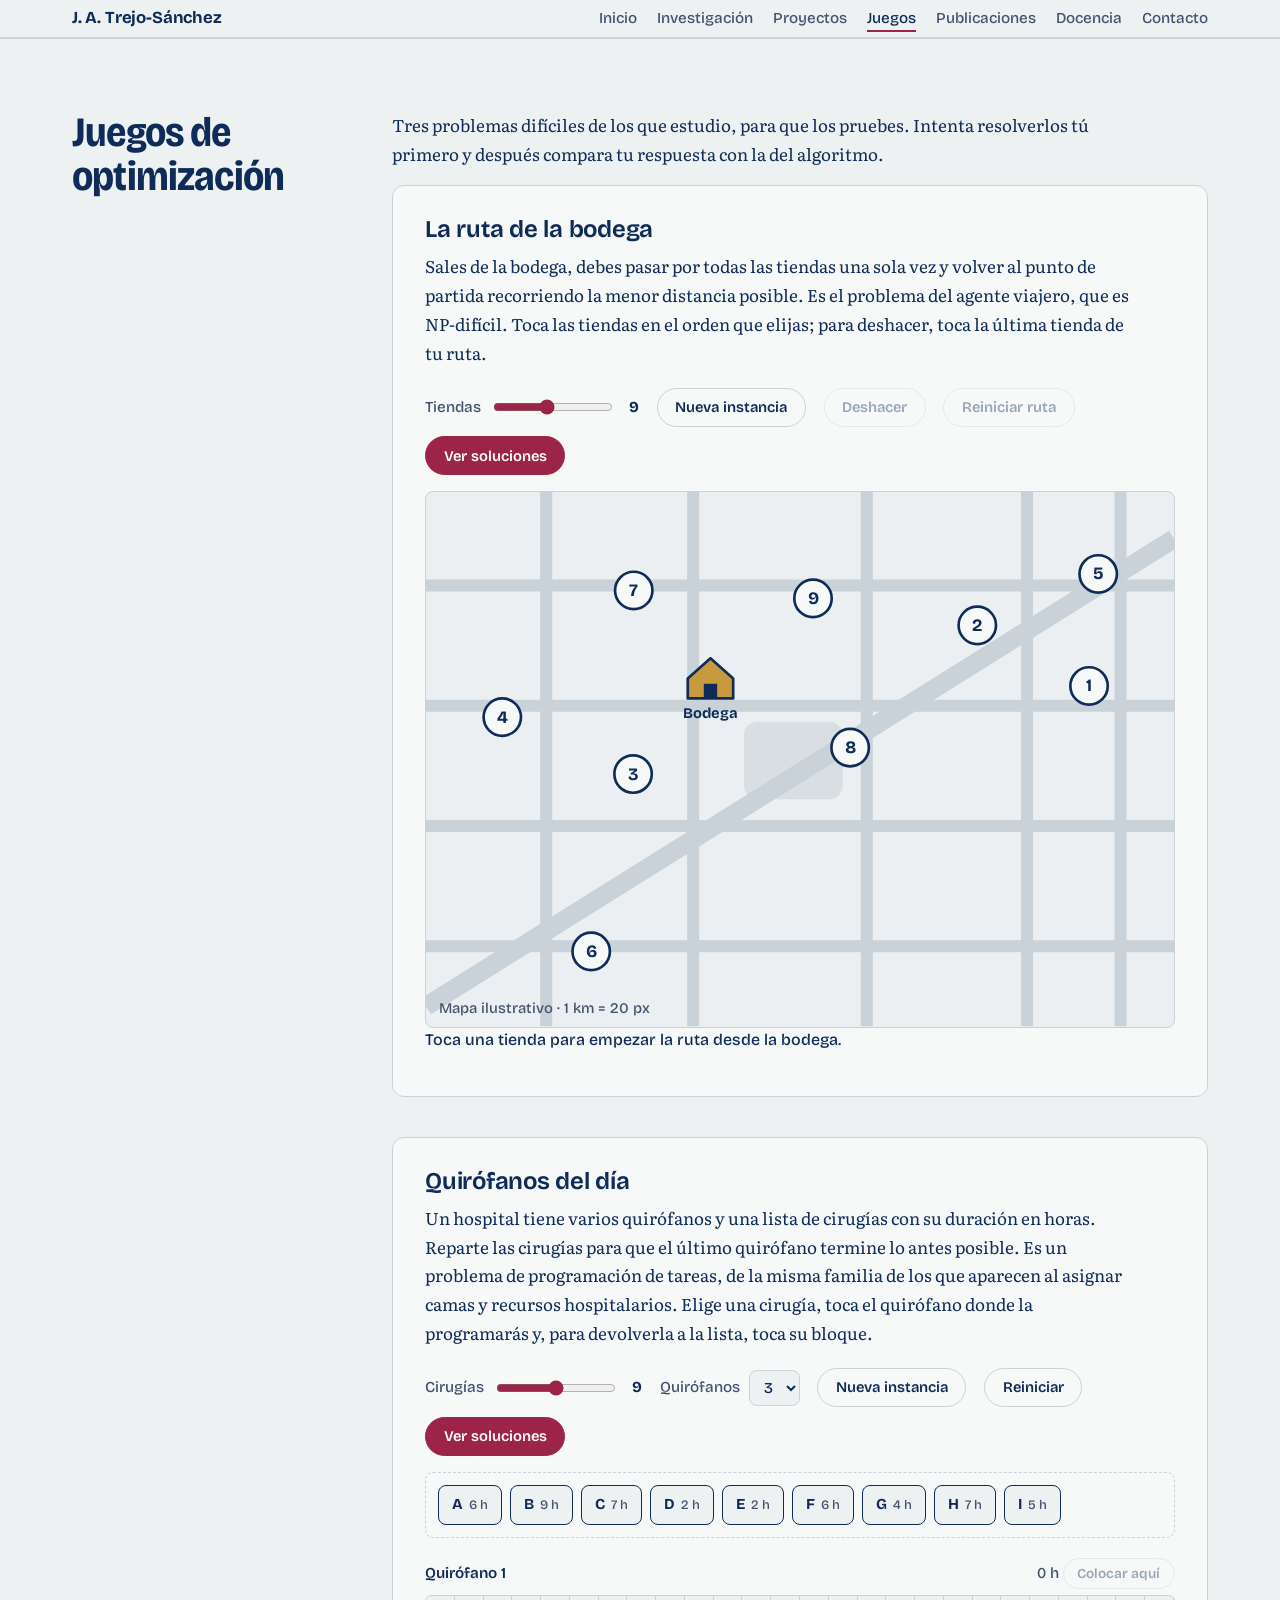
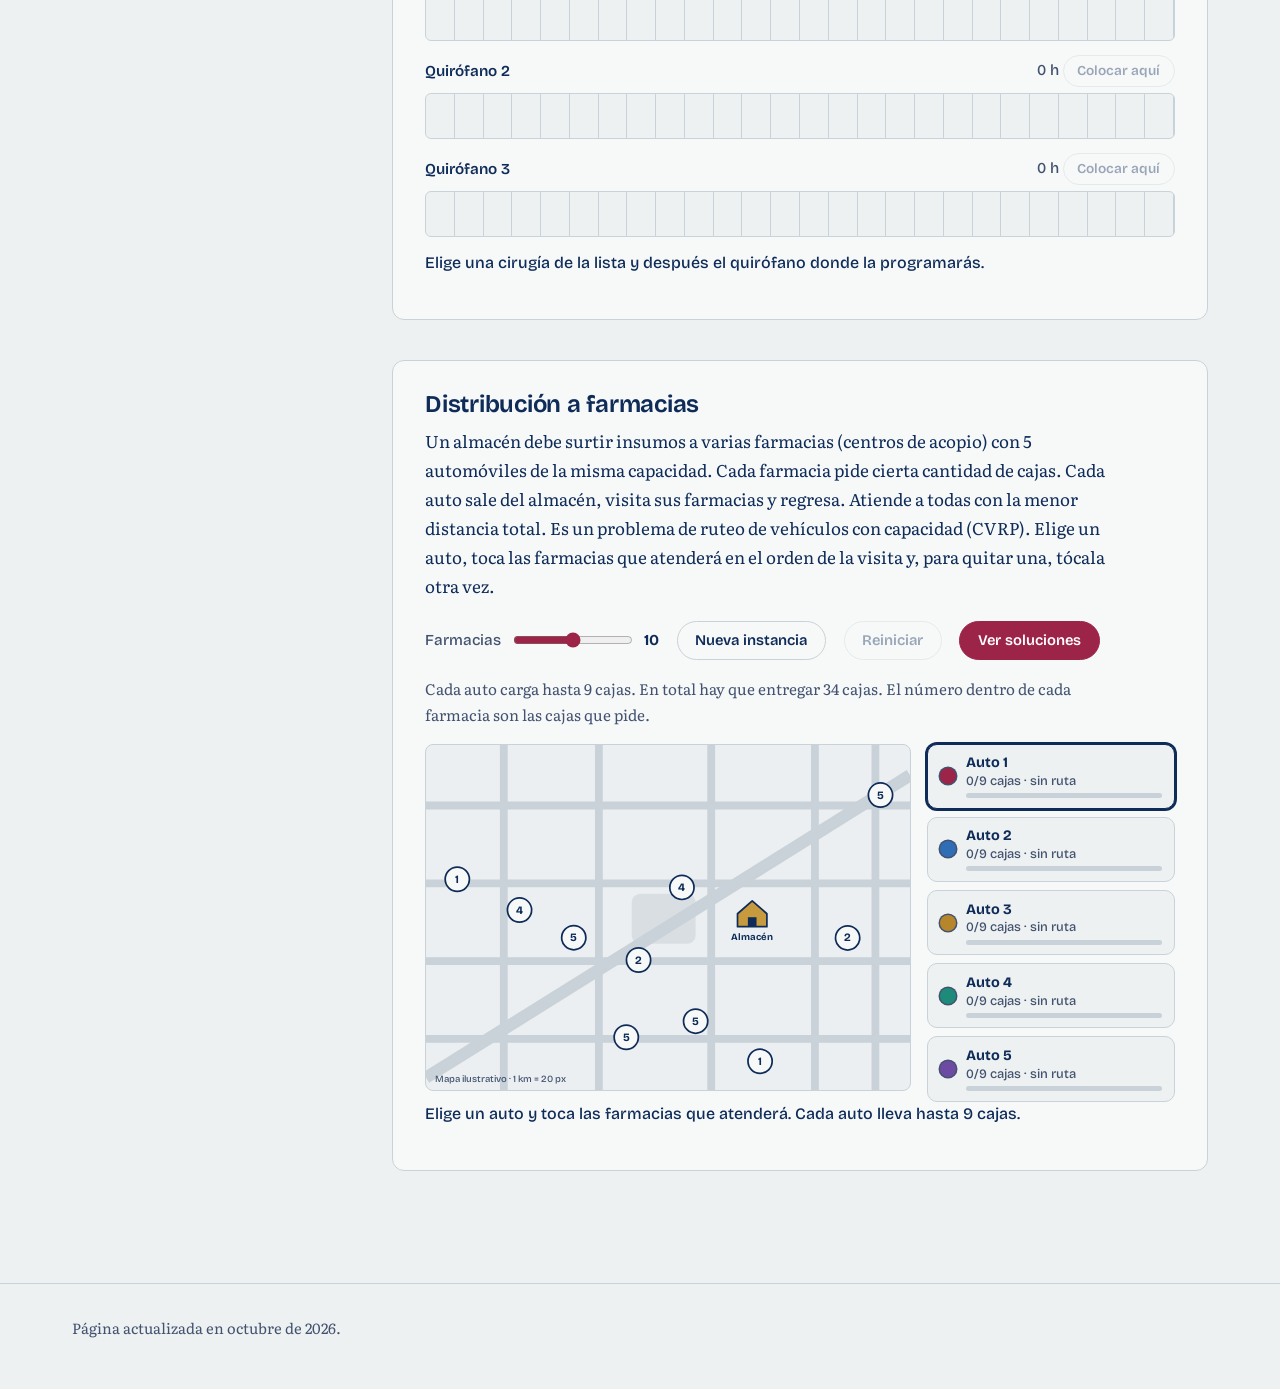
<file: juegos.html>
<!doctype html>
<html lang="es">
<head>
<meta charset="utf-8">
<meta name="viewport" content="width=device-width, initial-scale=1">
<title>Juegos de optimización | Joel Antonio Trejo-Sánchez</title>
<meta name="description" content="Juegos interactivos de optimización: ruta de reparto (agente viajero), calendarización de quirófanos y distribución a farmacias (ruteo de vehículos).">
<meta name="theme-color" content="#EEF1F1" media="(prefers-color-scheme: light)">
<meta name="theme-color" content="#0D1A30" media="(prefers-color-scheme: dark)">
<meta property="og:title" content="Juegos de optimización | Joel Antonio Trejo-Sánchez">
<meta property="og:description" content="Juegos interactivos de optimización: ruta de reparto (agente viajero), calendarización de quirófanos y distribución a farmacias (ruteo de vehículos).">
<meta property="og:type" content="website">
<link rel="icon" href="data:image/svg+xml,%3Csvg xmlns='http://www.w3.org/2000/svg' viewBox='0 0 32 32'%3E%3Crect width='32' height='32' rx='7' fill='%230F2C59'/%3E%3Cpath d='M8 22 15 10 24 20M15 10 22 8' stroke='%23E58AA3' stroke-width='2.4' fill='none' stroke-linecap='round'/%3E%3Ccircle cx='8' cy='22' r='3' fill='%23E3B04B'/%3E%3Ccircle cx='15' cy='10' r='3' fill='%23E58AA3'/%3E%3Ccircle cx='24' cy='20' r='3' fill='%23E58AA3'/%3E%3Ccircle cx='22' cy='8' r='3' fill='%23E58AA3'/%3E%3C/svg%3E">
<link rel="preconnect" href="https://fonts.googleapis.com">
<link rel="preconnect" href="https://fonts.gstatic.com" crossorigin>
<link rel="stylesheet" href="https://fonts.googleapis.com/css2?family=Bricolage+Grotesque:opsz,wdth,wght@12..96,75..100,400..800&family=Literata:ital,opsz,wght@0,7..72,400..700;1,7..72,400..600&display=swap">
<link rel="stylesheet" href="css/estilo.css">

</head>
<body>
<a class="skip" href="#contenido">Saltar al contenido</a>

<nav class="top" aria-label="Secciones">
  <div class="wrap">
    <a class="brand" href="index.html">J. A. Trejo-Sánchez</a>
    <ul>
      <li><a href="index.html">Inicio</a></li>
      <li><a href="investigacion.html">Investigación</a></li>
      <li><a href="proyectos.html">Proyectos</a></li>
      <li><a href="juegos.html" aria-current="page">Juegos</a></li>
      <li><a href="publicaciones.html">Publicaciones</a></li>
      <li><a href="docencia.html">Docencia</a></li>
      <li><a href="contacto.html">Contacto</a></li>
    </ul>
  </div>
</nav>

<main id="contenido">
<section class="sec" id="juegos" aria-labelledby="h-jue">
  <div class="wrap">
    <h1 class="ph" id="h-jue">Juegos de optimización</h1>
    <div>
      <p>Tres problemas difíciles de los que estudio, para que los pruebes. Intenta resolverlos tú primero y después compara tu respuesta con la del algoritmo.</p>

      <article class="game" id="g-tsp" aria-labelledby="h-tsp">
        <h3 id="h-tsp">La ruta de la bodega</h3>
        <p>Sales de la bodega, debes pasar por todas las tiendas una sola vez y volver al punto de partida recorriendo la menor distancia posible. Es el problema del agente viajero, que es NP-difícil. Toca las tiendas en el orden que elijas; para deshacer, toca la última tienda de tu ruta.</p>
        <div class="ctrl">
          <label class="rng" for="t-n">Tiendas <input type="range" id="t-n" min="5" max="14" value="9"><output id="t-nv" for="t-n">9</output></label>
          <button type="button" class="gb" id="t-new">Nueva instancia</button>
          <button type="button" class="gb" id="t-undo">Deshacer</button>
          <button type="button" class="gb" id="t-reset">Reiniciar ruta</button>
          <button type="button" class="gb go" id="t-solve">Ver soluciones</button>
        </div>
        <svg class="map" id="t-map" viewBox="0 0 560 400" role="group"
             aria-label="Minimapa con una bodega y varias tiendas numeradas. Elige las tiendas en el orden en que las visitarás."></svg>
        <p class="status" id="t-status" role="status" aria-live="polite"></p>
        <div id="t-res" hidden>
          <div class="tog" id="t-tog" role="group" aria-label="Rutas visibles en el mapa">
            <span class="lbl">Mostrar:</span>
            <button type="button" class="chip" data-k="user" aria-pressed="true"><i class="sw" style="background:var(--accent)"></i>Mi ruta</button>
            <button type="button" class="chip" data-k="opt" aria-pressed="true"><i class="sw" style="background:var(--ink)"></i>Óptima</button>
            <button type="button" class="chip" data-k="apx" aria-pressed="true"><i class="sw" style="background:var(--gold)"></i>Aproximada</button>
          </div>
          <div class="tog" id="t-met" role="group" aria-label="Algoritmo de aproximación">
            <span class="lbl">Aproximación:</span>
            <button type="button" class="chip" data-m="nn" aria-pressed="true">Vecino más cercano</button>
            <button type="button" class="chip" data-m="mst" aria-pressed="false">Árbol de expansión mínima</button>
          </div>
          <div class="tw"><table class="cmp">
            <thead><tr><th scope="col">Ruta</th><th scope="col">Distancia</th><th scope="col">Sobre el óptimo</th></tr></thead>
            <tbody id="t-rows"></tbody>
          </table></div>
          <p class="note" id="t-note"></p>
        </div>
      </article>

      <article class="game" id="g-sch" aria-labelledby="h-sch">
        <h3 id="h-sch">Quirófanos del día</h3>
        <p>Un hospital tiene varios quirófanos y una lista de cirugías con su duración en horas. Reparte las cirugías para que el último quirófano termine lo antes posible. Es un problema de programación de tareas, de la misma familia de los que aparecen al asignar camas y recursos hospitalarios. Elige una cirugía, toca el quirófano donde la programarás y, para devolverla a la lista, toca su bloque.</p>
        <div class="ctrl">
          <label class="rng" for="s-n">Cirugías <input type="range" id="s-n" min="6" max="12" value="9"><output id="s-nv" for="s-n">9</output></label>
          <label class="rng" for="s-m">Quirófanos
            <select id="s-m"><option value="2">2</option><option value="3" selected>3</option><option value="4">4</option></select></label>
          <button type="button" class="gb" id="s-new">Nueva instancia</button>
          <button type="button" class="gb" id="s-reset">Reiniciar</button>
          <button type="button" class="gb go" id="s-solve">Ver soluciones</button>
        </div>
        <div class="pool" id="s-pool" role="group" aria-label="Cirugías por programar"></div>
        <div id="s-rooms"></div>
        <p class="status" id="s-status" role="status" aria-live="polite"></p>
        <div id="s-res" hidden>
          <div class="tw"><table class="cmp">
            <thead><tr><th scope="col">Calendario</th><th scope="col">Termina</th><th scope="col">Sobre el óptimo</th></tr></thead>
            <tbody id="s-rows"></tbody>
          </table></div>
          <p class="note" id="s-note"></p>
          <div id="s-gantts"></div>
        </div>
      </article>

      <article class="game" id="g-vrp" aria-labelledby="h-vrp">
        <h3 id="h-vrp">Distribución a farmacias</h3>
        <p>Un almacén debe surtir insumos a varias farmacias (centros de acopio) con 5 automóviles de la misma capacidad. Cada farmacia pide cierta cantidad de cajas. Cada auto sale del almacén, visita sus farmacias y regresa. Atiende a todas con la menor distancia total. Es un problema de ruteo de vehículos con capacidad (CVRP). Elige un auto, toca las farmacias que atenderá en el orden de la visita y, para quitar una, tócala otra vez.</p>
        <div class="ctrl">
          <label class="rng" for="v-n">Farmacias <input type="range" id="v-n" min="8" max="12" value="10"><output id="v-nv" for="v-n">10</output></label>
          <button type="button" class="gb" id="v-new">Nueva instancia</button>
          <button type="button" class="gb" id="v-reset">Reiniciar</button>
          <button type="button" class="gb go" id="v-solve">Ver soluciones</button>
        </div>
        <p class="note" id="v-info"></p>
        <div class="vrp">
          <div class="fleet" id="v-fleet" role="group" aria-label="Autos"></div>
          <svg class="map" id="v-map" viewBox="0 0 560 400" role="group"
               aria-label="Minimapa con un almacén y varias farmacias. Cada farmacia indica las cajas que pide. Elige un auto y toca las farmacias que atenderá."></svg>
        </div>
        <p class="status" id="v-status" role="status" aria-live="polite"></p>
        <div id="v-res" hidden>
          <div class="tog" id="v-view" role="group" aria-label="Solución mostrada en el mapa">
            <span class="lbl">Ver en el mapa:</span>
            <button type="button" class="chip" data-v="user" aria-pressed="true">Mi solución</button>
            <button type="button" class="chip" data-v="opt" aria-pressed="false">Óptima</button>
            <button type="button" class="chip" data-v="apx" aria-pressed="false">Aproximada</button>
          </div>
          <div class="tw"><table class="cmp">
            <thead><tr><th scope="col">Solución</th><th scope="col">Distancia</th><th scope="col">Autos</th><th scope="col">Sobre el óptimo</th></tr></thead>
            <tbody id="v-rows"></tbody>
          </table></div>
          <p class="note" id="v-note"></p>
        </div>
      </article>
    </div>
  </div>
</section>
</main>

<footer>
  <div class="wrap">Página actualizada en octubre de 2026.</div>
</footer>
<script src="js/juegos.js"></script>
</body>
</html>
</file>
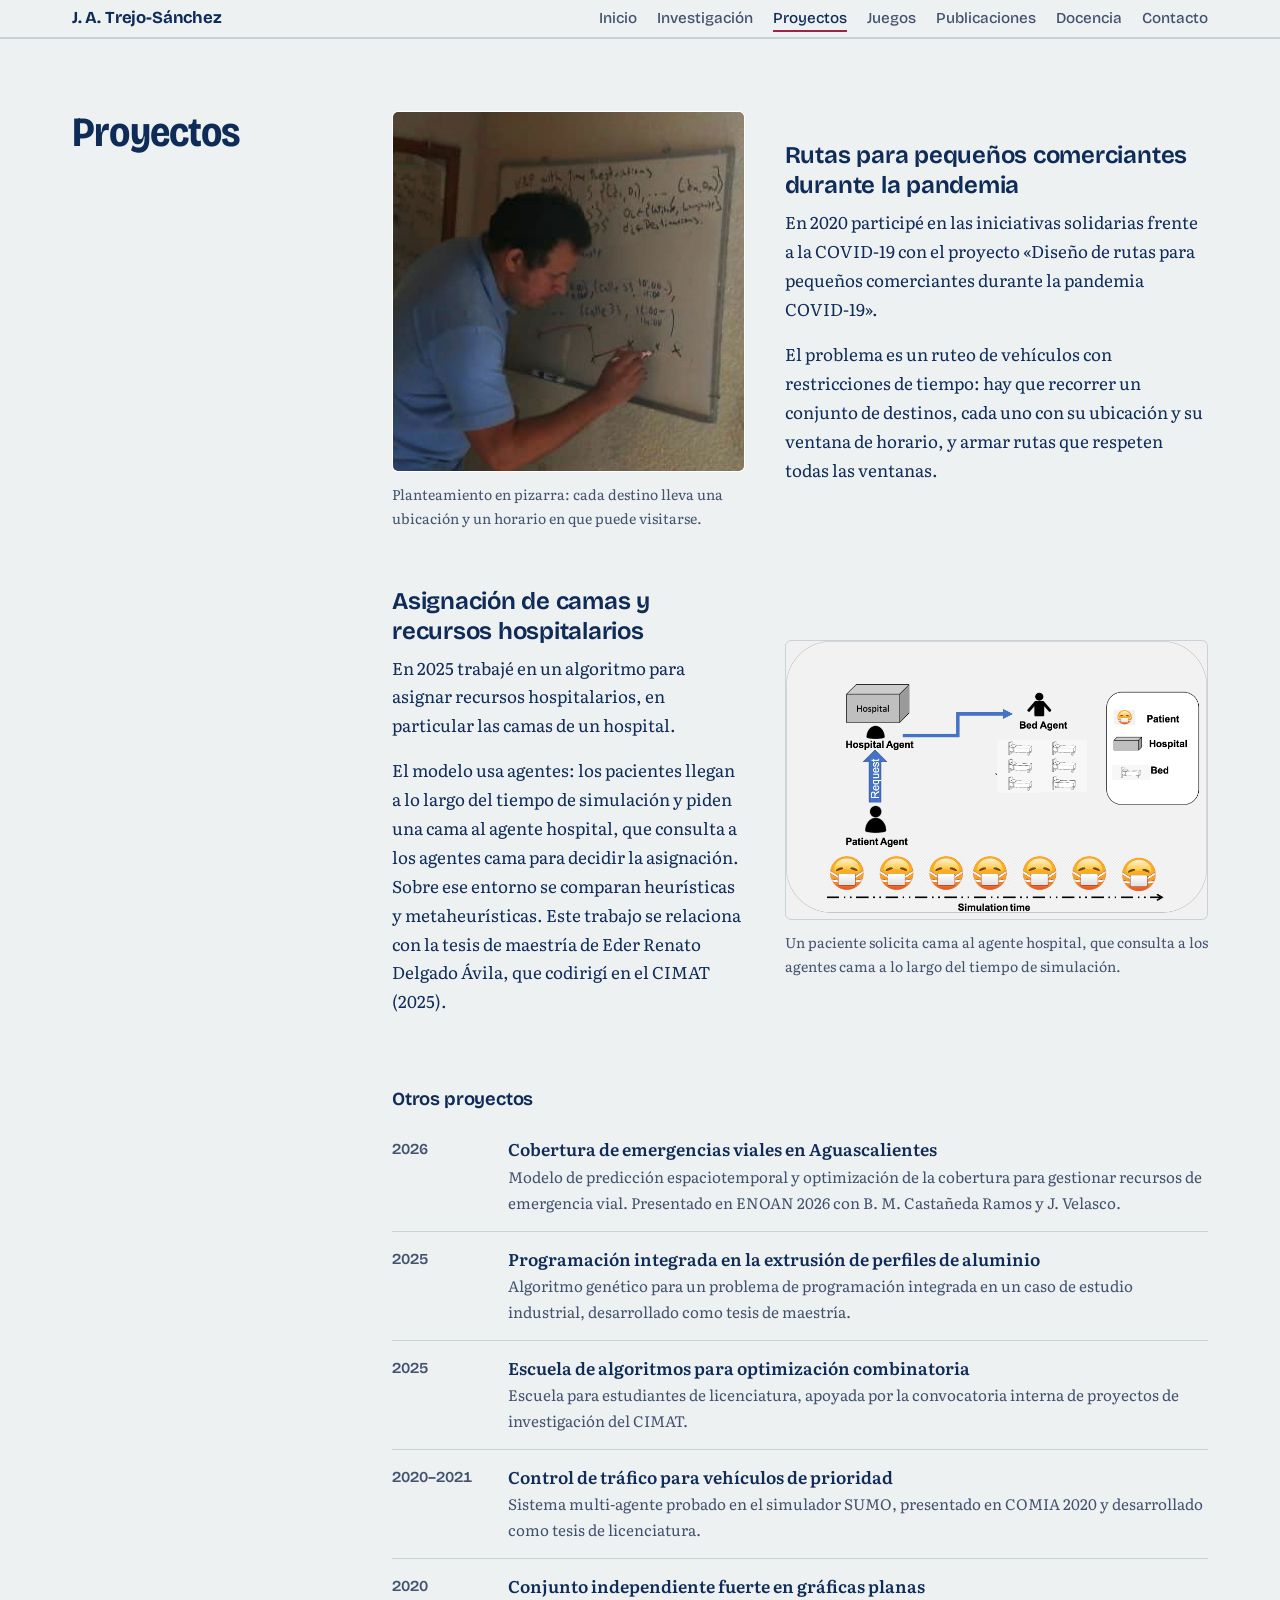
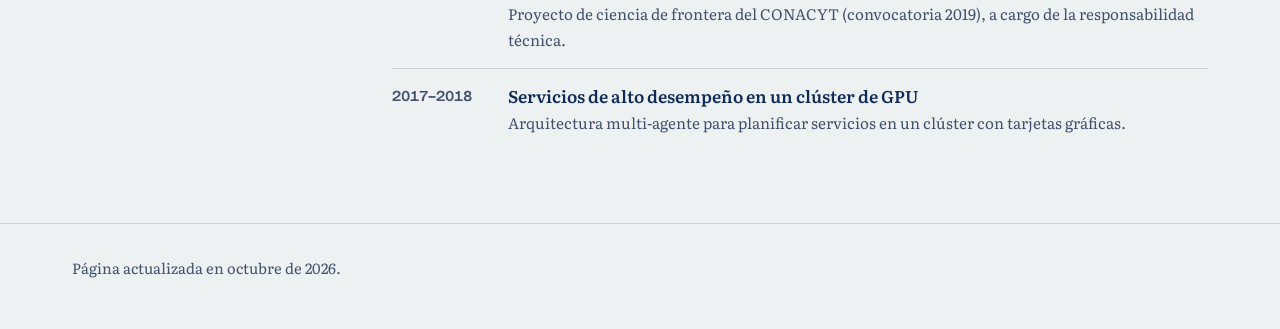
<file: proyectos.html>
<!doctype html>
<html lang="es">
<head>
<meta charset="utf-8">
<meta name="viewport" content="width=device-width, initial-scale=1">
<title>Proyectos | Joel Antonio Trejo-Sánchez</title>
<meta name="description" content="Proyectos de Joel Antonio Trejo-Sánchez: ruteo durante la pandemia de COVID-19 y asignación de camas hospitalarias.">
<meta name="theme-color" content="#EEF1F1" media="(prefers-color-scheme: light)">
<meta name="theme-color" content="#0D1A30" media="(prefers-color-scheme: dark)">
<meta property="og:title" content="Proyectos | Joel Antonio Trejo-Sánchez">
<meta property="og:description" content="Proyectos de Joel Antonio Trejo-Sánchez: ruteo durante la pandemia de COVID-19 y asignación de camas hospitalarias.">
<meta property="og:type" content="website">
<link rel="icon" href="data:image/svg+xml,%3Csvg xmlns='http://www.w3.org/2000/svg' viewBox='0 0 32 32'%3E%3Crect width='32' height='32' rx='7' fill='%230F2C59'/%3E%3Cpath d='M8 22 15 10 24 20M15 10 22 8' stroke='%23E58AA3' stroke-width='2.4' fill='none' stroke-linecap='round'/%3E%3Ccircle cx='8' cy='22' r='3' fill='%23E3B04B'/%3E%3Ccircle cx='15' cy='10' r='3' fill='%23E58AA3'/%3E%3Ccircle cx='24' cy='20' r='3' fill='%23E58AA3'/%3E%3Ccircle cx='22' cy='8' r='3' fill='%23E58AA3'/%3E%3C/svg%3E">
<link rel="preconnect" href="https://fonts.googleapis.com">
<link rel="preconnect" href="https://fonts.gstatic.com" crossorigin>
<link rel="stylesheet" href="https://fonts.googleapis.com/css2?family=Bricolage+Grotesque:opsz,wdth,wght@12..96,75..100,400..800&family=Literata:ital,opsz,wght@0,7..72,400..700;1,7..72,400..600&display=swap">
<link rel="stylesheet" href="css/estilo.css">

</head>
<body>
<a class="skip" href="#contenido">Saltar al contenido</a>

<nav class="top" aria-label="Secciones">
  <div class="wrap">
    <a class="brand" href="index.html">J. A. Trejo-Sánchez</a>
    <ul>
      <li><a href="index.html">Inicio</a></li>
      <li><a href="investigacion.html">Investigación</a></li>
      <li><a href="proyectos.html" aria-current="page">Proyectos</a></li>
      <li><a href="juegos.html">Juegos</a></li>
      <li><a href="publicaciones.html">Publicaciones</a></li>
      <li><a href="docencia.html">Docencia</a></li>
      <li><a href="contacto.html">Contacto</a></li>
    </ul>
  </div>
</nav>

<main id="contenido">
<section class="sec" id="proyectos" aria-labelledby="h-pro">
  <div class="wrap">
    <h1 class="ph" id="h-pro">Proyectos</h1>
    <div>
      <article class="feature">
        <figure class="media">
          <img class="dim" src="img/pizarra-vrp.png" width="694" height="710" loading="lazy"
               alt="Pizarra con el planteamiento de un problema de ruteo de vehículos con restricciones de tiempo: un conjunto de destinos, cada uno con su ubicación y su ventana de horario.">
          <figcaption>Planteamiento en pizarra: cada destino lleva una ubicación y un horario en que puede visitarse.</figcaption>
        </figure>
        <div>
          <h3>Rutas para pequeños comerciantes durante la pandemia</h3>
          <p>En 2020 participé en las iniciativas solidarias frente a la COVID-19 con el proyecto «Diseño de rutas para pequeños comerciantes durante la pandemia COVID-19».</p>
          <p>El problema es un ruteo de vehículos con restricciones de tiempo: hay que recorrer un conjunto de destinos, cada uno con su ubicación y su ventana de horario, y armar rutas que respeten todas las ventanas.</p>
        </div>
      </article>

      <article class="feature flip">
        <figure class="media">
          <img src="img/hospital-multiagente.png" width="1632" height="1077" loading="lazy"
               alt="Diagrama del simulador multi-agente hospitalario: un agente paciente envía una solicitud al agente hospital, que consulta a los agentes cama, mientras avanza el tiempo de simulación.">
          <figcaption>Un paciente solicita cama al agente hospital, que consulta a los agentes cama a lo largo del tiempo de simulación.</figcaption>
        </figure>
        <div>
          <h3>Asignación de camas y recursos hospitalarios</h3>
          <p>En 2025 trabajé en un algoritmo para asignar recursos hospitalarios, en particular las camas de un hospital.</p>
          <p>El modelo usa agentes: los pacientes llegan a lo largo del tiempo de simulación y piden una cama al agente hospital, que consulta a los agentes cama para decidir la asignación. Sobre ese entorno se comparan heurísticas y metaheurísticas. Este trabajo se relaciona con la tesis de maestría de Eder Renato Delgado Ávila, que codirigí en el CIMAT (2025).</p>
        </div>
      </article>

      <h3 class="sub">Otros proyectos</h3>
      <ol class="tl">
<li><span class="yr">2026</span><div><span class="pub-title">Cobertura de emergencias viales en Aguascalientes</span><span class="pub-auth">Modelo de predicción espaciotemporal y optimización de la cobertura para gestionar recursos de emergencia vial. Presentado en ENOAN 2026 con B. M. Castañeda Ramos y J. Velasco.</span></div></li>
<li><span class="yr">2025</span><div><span class="pub-title">Programación integrada en la extrusión de perfiles de aluminio</span><span class="pub-auth">Algoritmo genético para un problema de programación integrada en un caso de estudio industrial, desarrollado como tesis de maestría.</span></div></li>
<li><span class="yr">2025</span><div><span class="pub-title">Escuela de algoritmos para optimización combinatoria</span><span class="pub-auth">Escuela para estudiantes de licenciatura, apoyada por la convocatoria interna de proyectos de investigación del CIMAT.</span></div></li>
<li><span class="yr">2020–2021</span><div><span class="pub-title">Control de tráfico para vehículos de prioridad</span><span class="pub-auth">Sistema multi-agente probado en el simulador SUMO, presentado en COMIA 2020 y desarrollado como tesis de licenciatura.</span></div></li>
<li><span class="yr">2020</span><div><span class="pub-title">Conjunto independiente fuerte en gráficas planas</span><span class="pub-auth">Proyecto de ciencia de frontera del CONACYT (convocatoria 2019), a cargo de la responsabilidad técnica.</span></div></li>
<li><span class="yr">2017–2018</span><div><span class="pub-title">Servicios de alto desempeño en un clúster de GPU</span><span class="pub-auth">Arquitectura multi-agente para planificar servicios en un clúster con tarjetas gráficas.</span></div></li>
      </ol>
    </div>
  </div>
</section>
</main>

<footer>
  <div class="wrap">Página actualizada en octubre de 2026.</div>
</footer>
</body>
</html>
</file>
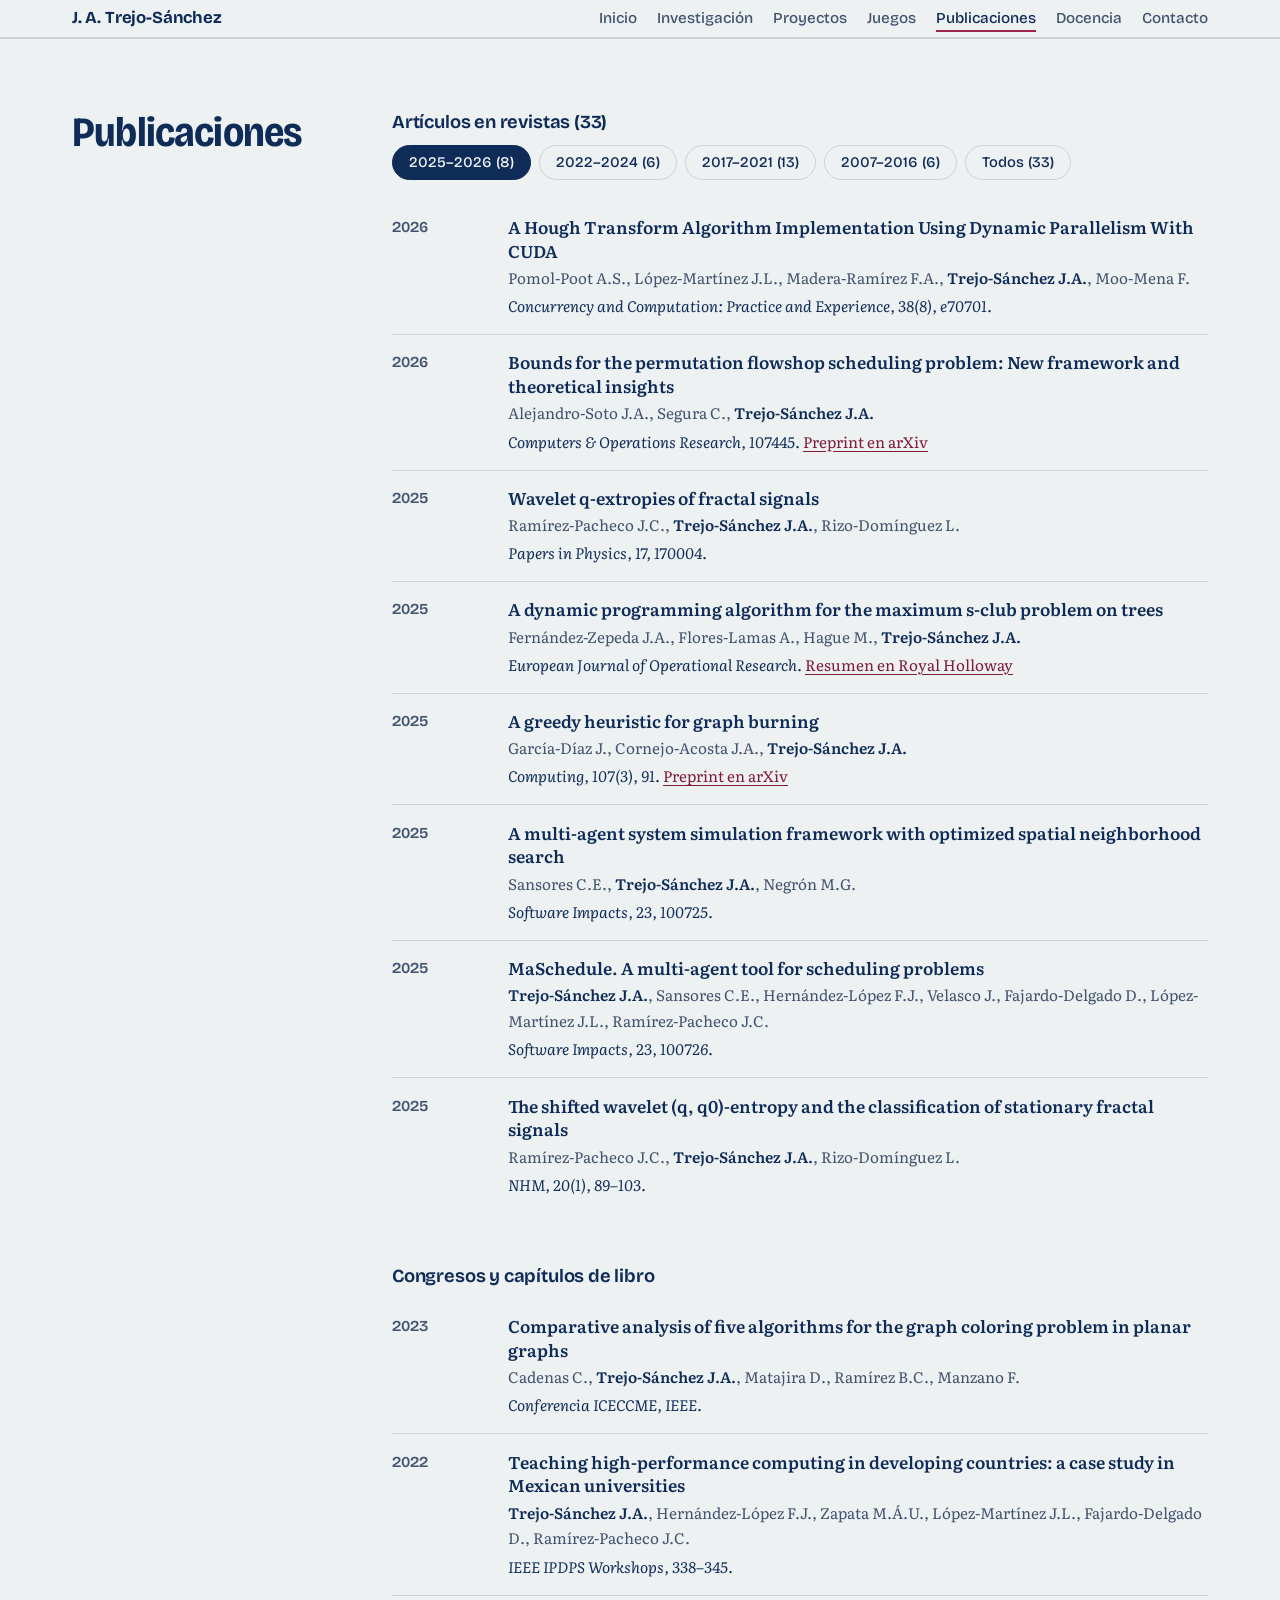
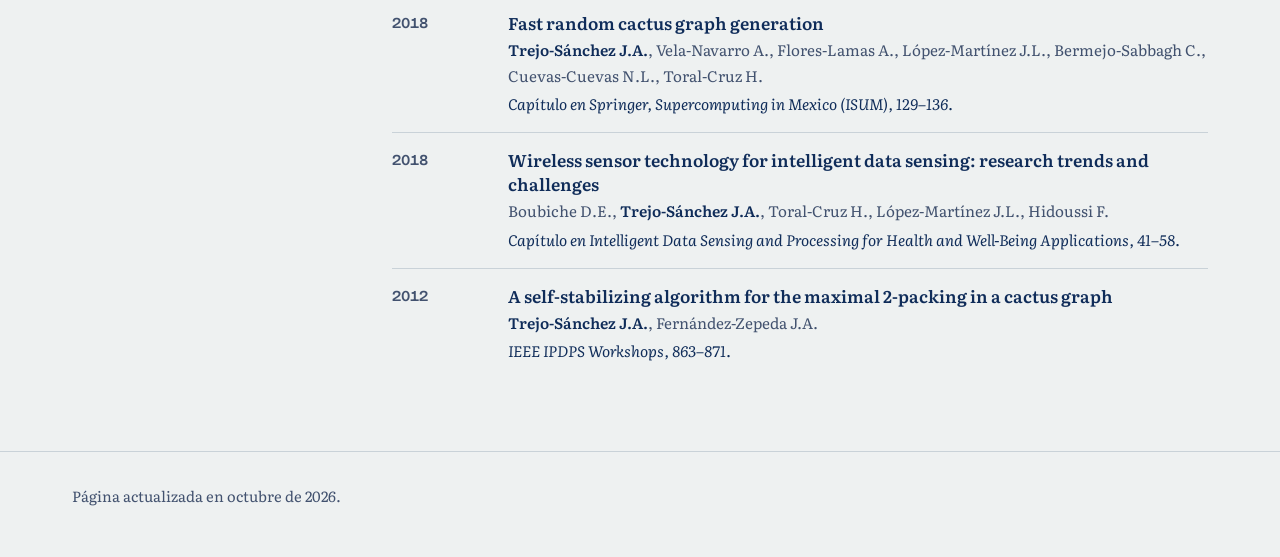
<file: publicaciones.html>
<!doctype html>
<html lang="es">
<head>
<meta charset="utf-8">
<meta name="viewport" content="width=device-width, initial-scale=1">
<title>Publicaciones | Joel Antonio Trejo-Sánchez</title>
<meta name="description" content="Artículos en revistas, congresos y capítulos de libro de Joel Antonio Trejo-Sánchez.">
<meta name="theme-color" content="#EEF1F1" media="(prefers-color-scheme: light)">
<meta name="theme-color" content="#0D1A30" media="(prefers-color-scheme: dark)">
<meta property="og:title" content="Publicaciones | Joel Antonio Trejo-Sánchez">
<meta property="og:description" content="Artículos en revistas, congresos y capítulos de libro de Joel Antonio Trejo-Sánchez.">
<meta property="og:type" content="website">
<link rel="icon" href="data:image/svg+xml,%3Csvg xmlns='http://www.w3.org/2000/svg' viewBox='0 0 32 32'%3E%3Crect width='32' height='32' rx='7' fill='%230F2C59'/%3E%3Cpath d='M8 22 15 10 24 20M15 10 22 8' stroke='%23E58AA3' stroke-width='2.4' fill='none' stroke-linecap='round'/%3E%3Ccircle cx='8' cy='22' r='3' fill='%23E3B04B'/%3E%3Ccircle cx='15' cy='10' r='3' fill='%23E58AA3'/%3E%3Ccircle cx='24' cy='20' r='3' fill='%23E58AA3'/%3E%3Ccircle cx='22' cy='8' r='3' fill='%23E58AA3'/%3E%3C/svg%3E">
<link rel="preconnect" href="https://fonts.googleapis.com">
<link rel="preconnect" href="https://fonts.gstatic.com" crossorigin>
<link rel="stylesheet" href="https://fonts.googleapis.com/css2?family=Bricolage+Grotesque:opsz,wdth,wght@12..96,75..100,400..800&family=Literata:ital,opsz,wght@0,7..72,400..700;1,7..72,400..600&display=swap">
<link rel="stylesheet" href="css/estilo.css">

</head>
<body>
<a class="skip" href="#contenido">Saltar al contenido</a>

<nav class="top" aria-label="Secciones">
  <div class="wrap">
    <a class="brand" href="index.html">J. A. Trejo-Sánchez</a>
    <ul>
      <li><a href="index.html">Inicio</a></li>
      <li><a href="investigacion.html">Investigación</a></li>
      <li><a href="proyectos.html">Proyectos</a></li>
      <li><a href="juegos.html">Juegos</a></li>
      <li><a href="publicaciones.html" aria-current="page">Publicaciones</a></li>
      <li><a href="docencia.html">Docencia</a></li>
      <li><a href="contacto.html">Contacto</a></li>
    </ul>
  </div>
</nav>

<main id="contenido">
<section class="sec" id="publicaciones" aria-labelledby="h-pub">
  <div class="wrap">
    <h1 class="ph" id="h-pub">Publicaciones</h1>
    <div>
      <h3 class="sub">Artículos en revistas (33)</h3>
      <div class="chips" id="filtros" role="group" aria-label="Filtrar artículos por periodo">
        <button type="button" class="chip" data-f="reciente" aria-pressed="true">2025–2026 (8)</button>
        <button type="button" class="chip" data-f="2022-2024" aria-pressed="false">2022–2024 (6)</button>
        <button type="button" class="chip" data-f="2017-2021" aria-pressed="false">2017–2021 (13)</button>
        <button type="button" class="chip" data-f="antes" aria-pressed="false">2007–2016 (6)</button>
        <button type="button" class="chip" data-f="todas" aria-pressed="false">Todos (33)</button>
      </div>
      <ol class="tl" id="lista-revistas">
<li data-p="reciente"><span class="yr">2026</span><div><span class="pub-title" lang="en">A Hough Transform Algorithm Implementation Using Dynamic Parallelism With CUDA</span><span class="pub-auth">Pomol-Poot A.S., López-Martínez J.L., Madera-Ramírez F.A., <strong>Trejo-Sánchez J.A.</strong>, Moo-Mena F.</span><span class="pub-ven"><i lang="en">Concurrency and Computation: Practice and Experience, 38(8), e70701</i>.</span></div></li>
<li data-p="reciente"><span class="yr">2026</span><div><span class="pub-title" lang="en">Bounds for the permutation flowshop scheduling problem: New framework and theoretical insights</span><span class="pub-auth">Alejandro-Soto J.A., Segura C., <strong>Trejo-Sánchez J.A.</strong></span><span class="pub-ven"><i lang="en">Computers &amp; Operations Research, 107445</i>. <a href="https://arxiv.org/abs/2509.23512">Preprint en arXiv</a></span></div></li>
<li data-p="reciente"><span class="yr">2025</span><div><span class="pub-title" lang="en">Wavelet q-extropies of fractal signals</span><span class="pub-auth">Ramírez-Pacheco J.C., <strong>Trejo-Sánchez J.A.</strong>, Rizo-Domínguez L.</span><span class="pub-ven"><i lang="en">Papers in Physics, 17, 170004</i>.</span></div></li>
<li data-p="reciente"><span class="yr">2025</span><div><span class="pub-title" lang="en">A dynamic programming algorithm for the maximum s-club problem on trees</span><span class="pub-auth">Fernández-Zepeda J.A., Flores-Lamas A., Hague M., <strong>Trejo-Sánchez J.A.</strong></span><span class="pub-ven"><i lang="en">European Journal of Operational Research</i>. <a href="https://pure.royalholloway.ac.uk/en/publications/a-dynamic-programming-algorithm-for-the-maximum-s-club-problem-on/">Resumen en Royal Holloway</a></span></div></li>
<li data-p="reciente"><span class="yr">2025</span><div><span class="pub-title" lang="en">A greedy heuristic for graph burning</span><span class="pub-auth">García-Díaz J., Cornejo-Acosta J.A., <strong>Trejo-Sánchez J.A.</strong></span><span class="pub-ven"><i lang="en">Computing, 107(3), 91</i>. <a href="https://arxiv.org/abs/2401.07577">Preprint en arXiv</a></span></div></li>
<li data-p="reciente"><span class="yr">2025</span><div><span class="pub-title" lang="en">A multi-agent system simulation framework with optimized spatial neighborhood search</span><span class="pub-auth">Sansores C.E., <strong>Trejo-Sánchez J.A.</strong>, Negrón M.G.</span><span class="pub-ven"><i lang="en">Software Impacts, 23, 100725</i>.</span></div></li>
<li data-p="reciente"><span class="yr">2025</span><div><span class="pub-title" lang="en">MaSchedule. A multi-agent tool for scheduling problems</span><span class="pub-auth"><strong>Trejo-Sánchez J.A.</strong>, Sansores C.E., Hernández-López F.J., Velasco J., Fajardo-Delgado D., López-Martínez J.L., Ramírez-Pacheco J.C.</span><span class="pub-ven"><i lang="en">Software Impacts, 23, 100726</i>.</span></div></li>
<li data-p="reciente"><span class="yr">2025</span><div><span class="pub-title" lang="en">The shifted wavelet (q, q0)-entropy and the classification of stationary fractal signals</span><span class="pub-auth">Ramírez-Pacheco J.C., <strong>Trejo-Sánchez J.A.</strong>, Rizo-Domínguez L.</span><span class="pub-ven"><i lang="en">NHM, 20(1), 89–103</i>.</span></div></li>
<li data-p="2022-2024"><span class="yr">2024</span><div><span class="pub-title" lang="en">Implementation and evaluation of two parallel computational models for the simulation of a long haul DWDM system limited by FWM</span><span class="pub-auth">Sánchez-Lara R., López-Martínez J.L., <strong>Trejo-Sánchez J.A.</strong>, Offerhaus H.L., Álvarez-Chávez J.A.</span><span class="pub-ven"><i lang="en">Concurrency and Computation: Practice and Experience</i>.</span></div></li>
<li data-p="2022-2024"><span class="yr">2023</span><div><span class="pub-title" lang="en">Crossing edge minimization in radial outerplanar layered graphs using segment paths</span><span class="pub-auth">Madera-Ramírez F., <strong>Trejo-Sánchez J.A.</strong>, López-Martínez J.L., Ríos-Martínez J.</span><span class="pub-ven"><i lang="en">Optimization Methods and Software</i>.</span></div></li>
<li data-p="2022-2024"><span class="yr">2023</span><div><span class="pub-title" lang="en">A fast approximation algorithm for the maximum 2-packing set problem on planar graphs</span><span class="pub-auth"><strong>Trejo-Sánchez J.A.</strong>, Madera-Ramírez F.A., Fernández-Zepeda J.A., López-Martínez J.L., Flores-Lamas A.</span><span class="pub-ven"><i lang="en">Optimization Letters, 17(6), 1435–1454</i>.</span></div></li>
<li data-p="2022-2024"><span class="yr">2023</span><div><span class="pub-title" lang="en">Agent coalitions for load balancing in cloud data centers</span><span class="pub-auth">Gutiérrez-García J.O., <strong>Trejo-Sánchez J.A.</strong>, Fajardo-Delgado D.</span><span class="pub-ven"><i lang="en">Journal of Parallel and Distributed Computing</i>.</span></div></li>
<li data-p="2022-2024"><span class="yr">2022</span><div><span class="pub-title" lang="en">Approximation algorithm for the minimum hub cover set problem</span><span class="pub-auth"><strong>Trejo-Sánchez J.A.</strong>, Sansores-Pérez C.E., García-Díaz J., Fernández-Zepeda J.A.</span><span class="pub-ven"><i lang="en">IEEE Access, 10, 51419–51427</i>.</span></div></li>
<li data-p="2022-2024"><span class="yr">2022</span><div><span class="pub-title" lang="en">Stable matching of users in a ridesharing model</span><span class="pub-auth">Fajardo-Delgado D., Hernández-Bernal C., Sánchez-Cervantes M.G., <strong>Trejo-Sánchez J.A.</strong>, Espinosa-Curiel I.E., Molinar-Solís J.E.</span><span class="pub-ven"><i lang="en">Applied Sciences, 12(15), 7797</i>.</span></div></li>
<li data-p="2017-2021"><span class="yr">2021</span><div><span class="pub-title" lang="en">An immersed boundary neural network for solving elliptic equations with singular forces on arbitrary domains</span><span class="pub-auth">Balam R.I., Hernández-López F., <strong>Trejo-Sánchez J.</strong>, Zapata M.U.</span><span class="pub-ven"><i lang="en">Mathematical Biosciences and Engineering, 18(1), 22–56</i>.</span></div></li>
<li data-p="2017-2021"><span class="yr">2020</span><div><span class="pub-title" lang="en">Panorama construction using binary trees</span><span class="pub-auth">Hernández-López F.J., <strong>Trejo-Sánchez J.A.</strong>, Rivera M.</span><span class="pub-ven"><i lang="en">Signal, Image and Video Processing, 14(4), 839–846</i>.</span></div></li>
<li data-p="2017-2021"><span class="yr">2020</span><div><span class="pub-title" lang="en">BioMASS, a spatial model for situated multiagent systems that optimizes neighborhood search</span><span class="pub-auth">Sansores-Pérez C.E., <strong>Trejo-Sánchez J.A.</strong></span><span class="pub-ven"><i lang="en">IEEE Access, 8, 120282–120294</i>.</span></div></li>
<li data-p="2017-2021"><span class="yr">2020</span><div><span class="pub-title" lang="en">A distributed algorithm for a maximal 2-packing set in Halin graphs</span><span class="pub-auth">Flores-Lamas A., Fernández-Zepeda J.A., <strong>Trejo-Sánchez J.A.</strong></span><span class="pub-ven"><i lang="en">Journal of Parallel and Distributed Computing</i>.</span></div></li>
<li data-p="2017-2021"><span class="yr">2020</span><div><span class="pub-title" lang="en">A genetic algorithm for the maximum 2-packing set problem</span><span class="pub-auth"><strong>Trejo-Sánchez J.A.</strong>, Fajardo-Delgado D., Gutiérrez-García J.O.</span><span class="pub-ven"><i lang="en">International Journal of Applied Mathematics and Computer Science, 30(1), 173–184</i>.</span></div></li>
<li data-p="2017-2021"><span class="yr">2018</span><div><span class="pub-title" lang="en">Algorithm to find a maximum 2-packing set in a cactus</span><span class="pub-auth">Flores-Lamas A., Fernández-Zepeda J.A., <strong>Trejo-Sánchez J.A.</strong></span><span class="pub-ven"><i lang="en">Theoretical Computer Science, 725, 31–51</i>.</span></div></li>
<li data-p="2017-2021"><span class="yr">2018</span><div><span class="pub-title" lang="en">A multi-agent architecture for scheduling of high performance services in a GPU cluster</span><span class="pub-auth"><strong>Trejo-Sánchez J.A.</strong>, López-Martínez J.L., Gutiérrez-García J.O., Ramírez-Pacheco J.C., Fajardo-Delgado D.</span><span class="pub-ven"><i lang="en">International Journal of Combinatorial Optimization Problems and Informatics, 9(1), 12–22</i>.</span></div></li>
<li data-p="2017-2021"><span class="yr">2018</span><div><span class="pub-title" lang="en">Simulation of an inelastic dispersive phenomenon: stimulated Brillouin scattering in a single-mode fiber segment through parallelism</span><span class="pub-auth">Sánchez-Lara R., <strong>Trejo-Sánchez J.A.</strong>, López-Martínez J.L., Álvarez-Chávez J.A.</span><span class="pub-ven"><i lang="en">The Journal of Supercomputing</i>.</span></div></li>
<li data-p="2017-2021"><span class="yr">2018</span><div><span class="pub-title" lang="en">A parallel algorithm for the counting of ellipses present in conglomerates using GPU</span><span class="pub-auth">Yam-Uicab R., López-Martínez J., Llanes-Castro E., Narváez-Díaz L., <strong>Trejo-Sánchez J.</strong></span><span class="pub-ven"><i lang="en">Mathematical Problems in Engineering</i>.</span></div></li>
<li data-p="2017-2021"><span class="yr">2017</span><div><span class="pub-title" lang="en">A self-stabilizing algorithm for a maximal 2-packing in a cactus graph under any scheduler</span><span class="pub-auth"><strong>Trejo-Sánchez J.A.</strong>, Fernández-Zepeda J.A., Ramírez-Pacheco J.C.</span><span class="pub-ven"><i lang="en">International Journal of Foundations of Computer Science, 28(08), 1021–1045</i>.</span></div></li>
<li data-p="2017-2021"><span class="yr">2017</span><div><span class="pub-title" lang="en">Application of mathematical symmetrical group theory in the creation process of digital holograms</span><span class="pub-auth">Pérez-Ramírez A., Guerrero-Juk J., Sánchez-Lara R., <strong>Trejo-Sánchez J.A.</strong>, de la Cruz-May L.</span><span class="pub-ven"><i lang="en">Mathematical Problems in Engineering</i>.</span></div></li>
<li data-p="2017-2021"><span class="yr">2017</span><div><span class="pub-title" lang="en">Classification of fractal signals using two-parameter non-extensive wavelet entropy</span><span class="pub-auth">Ramírez-Pacheco J.C., <strong>Trejo-Sánchez J.A.</strong>, Cortez-González J., Palacio R.R.</span><span class="pub-ven"><i lang="en">Entropy</i>.</span></div></li>
<li data-p="2017-2021"><span class="yr">2017</span><div><span class="pub-title" lang="en">A fast Hough transform algorithm for straight lines detection in an image using GPU parallel computing with CUDA-C</span><span class="pub-auth">Yam-Uicab R., López-Martínez J.L., <strong>Trejo-Sánchez J.A.</strong>, Hidalgo-Silva H., González-Segura S.</span><span class="pub-ven"><i lang="en">The Journal of Supercomputing</i>.</span></div></li>
<li data-p="antes"><span class="yr">2016</span><div><span class="pub-title" lang="en">A nonextensive wavelet (q, q0)-entropy for 1/fα signals</span><span class="pub-auth">Ramírez-Pacheco J.C., Rizo-Domínguez L., <strong>Trejo-Sánchez J.A.</strong>, Cortez-González J.</span><span class="pub-ven"><i lang="en">Revista Mexicana de Física</i>.</span></div></li>
<li data-p="antes"><span class="yr">2012</span><div><span class="pub-title" lang="en">Wavelet q-Fisher information for scaling signal analysis</span><span class="pub-auth">Ramírez-Pacheco J., Torres-Román D., Argáez-Xool J., Rizo-Domínguez L., <strong>Trejo-Sánchez J.A.</strong>, Manzano-Pinzón F.</span><span class="pub-ven"><i lang="en">Entropy, 14(8)</i>.</span></div></li>
<li data-p="antes"><span class="yr">2011</span><div><span class="pub-title" lang="en">Wavelet Fisher’s information measure of 1/fα signals</span><span class="pub-auth">Ramírez-Pacheco J., Torres-Román D., Rizo-Domínguez L., <strong>Trejo-Sánchez J.A.</strong>, Manzano-Pinzón F.</span><span class="pub-ven"><i lang="en">Entropy, 13(9)</i>.</span></div></li>
<li data-p="antes"><span class="yr">2011</span><div><span class="pub-title" lang="en">Level-shift detection in communication network traffic traces</span><span class="pub-auth">Ramírez-Pacheco J., Torres-Román D., Rizo-Domínguez L., <strong>Trejo-Sánchez J.A.</strong>, Manzano-Pinzón F.</span><span class="pub-ven"><i lang="en">Ingeniería, revista académica, 15(2)</i>.</span></div></li>
<li data-p="antes"><span class="yr">2007</span><div><span class="pub-title" lang="en">A tool for long-memory analysis in computer networks time series</span><span class="pub-auth">Ramírez-Pacheco J., Torres-Román D., <strong>Trejo-Sánchez J.A.</strong></span><span class="pub-ven"><i lang="en">Research in Computing Science</i>.</span></div></li>
<li data-p="antes"><span class="yr">2007</span><div><span class="pub-title" lang="en">Multi-agent based control for urban traffic networks</span><span class="pub-auth"><strong>Trejo-Sánchez J.A.</strong>, Ramírez-Pacheco J.</span><span class="pub-ven"><i lang="en">Research in Computing Science</i>.</span></div></li>
      </ol>
      <h3 class="sub">Congresos y capítulos de libro</h3>
      <ol class="tl">
<li data-p="2022-2024"><span class="yr">2023</span><div><span class="pub-title" lang="en">Comparative analysis of five algorithms for the graph coloring problem in planar graphs</span><span class="pub-auth">Cadenas C., <strong>Trejo-Sánchez J.A.</strong>, Matajira D., Ramírez B.C., Manzano F.</span><span class="pub-ven"><i lang="en">Conferencia ICECCME, IEEE</i>.</span></div></li>
<li data-p="2022-2024"><span class="yr">2022</span><div><span class="pub-title" lang="en">Teaching high-performance computing in developing countries: a case study in Mexican universities</span><span class="pub-auth"><strong>Trejo-Sánchez J.A.</strong>, Hernández-López F.J., Zapata M.Á.U., López-Martínez J.L., Fajardo-Delgado D., Ramírez-Pacheco J.C.</span><span class="pub-ven"><i lang="en">IEEE IPDPS Workshops, 338–345</i>.</span></div></li>
<li data-p="2017-2021"><span class="yr">2018</span><div><span class="pub-title" lang="en">Fast random cactus graph generation</span><span class="pub-auth"><strong>Trejo-Sánchez J.A.</strong>, Vela-Navarro A., Flores-Lamas A., López-Martínez J.L., Bermejo-Sabbagh C., Cuevas-Cuevas N.L., Toral-Cruz H.</span><span class="pub-ven"><i lang="en">Capítulo en Springer, Supercomputing in Mexico (ISUM), 129–136</i>.</span></div></li>
<li data-p="2017-2021"><span class="yr">2018</span><div><span class="pub-title" lang="en">Wireless sensor technology for intelligent data sensing: research trends and challenges</span><span class="pub-auth">Boubiche D.E., <strong>Trejo-Sánchez J.A.</strong>, Toral-Cruz H., López-Martínez J.L., Hidoussi F.</span><span class="pub-ven"><i lang="en">Capítulo en Intelligent Data Sensing and Processing for Health and Well-Being Applications, 41–58</i>.</span></div></li>
<li data-p="antes"><span class="yr">2012</span><div><span class="pub-title" lang="en">A self-stabilizing algorithm for the maximal 2-packing in a cactus graph</span><span class="pub-auth"><strong>Trejo-Sánchez J.A.</strong>, Fernández-Zepeda J.A.</span><span class="pub-ven"><i lang="en">IEEE IPDPS Workshops, 863–871</i>.</span></div></li>
      </ol>
    </div>
  </div>
</section>
</main>

<footer>
  <div class="wrap">Página actualizada en octubre de 2026.</div>
</footer>
<script src="js/pagina.js"></script>
</body>
</html>
</file>
<file: css/estilo.css>
:root{
  /* Azul institucional (tinta), guinda (acento) y dorado (detalle). Cambia aquí los códigos exactos si lo deseas. */
  --bg:#EEF1F1; --surface:#F7F9F9; --ink:#0F2C59; --muted:#42526F; --line:#C9D2D8;
  --accent:#9D2449; --accent-ink:#7F1B3A; --on-accent:#FFFFFF; --gold:#C79A3E;
  --serif:"Literata",Georgia,"Times New Roman",serif;
  --sans:"Bricolage Grotesque","Avenir Next","Segoe UI",system-ui,sans-serif;
}
@media (prefers-color-scheme:dark){
  :root{--bg:#0D1A30;--surface:#15264A;--ink:#E8EEF5;--muted:#A9B8CC;--line:#2A3D5E;
        --accent:#E58AA3;--accent-ink:#F0A5B9;--on-accent:#0D1A30;--gold:#E3B04B;}
}
*{box-sizing:border-box}
html{-webkit-text-size-adjust:100%}
@media (prefers-reduced-motion:no-preference){html{scroll-behavior:smooth}}
body{margin:0;background:var(--bg);color:var(--ink);font:400 1.0625rem/1.7 var(--serif)}
a{color:var(--accent-ink);text-underline-offset:.2em}
a:focus-visible,button:focus-visible{outline:3px solid var(--accent);outline-offset:3px;border-radius:3px}
.wrap{max-width:76rem;margin:0 auto;padding:0 1.25rem}
@media (min-width:44rem){.wrap{padding:0 2.5rem}}
.skip{position:absolute;left:-999px;top:0;background:var(--ink);color:var(--bg);padding:.6rem 1rem;z-index:20}
.skip:focus{left:1rem;top:1rem}

/* barra superior */
.top{position:sticky;top:0;z-index:10;background:color-mix(in srgb,var(--bg) 90%,transparent);
     -webkit-backdrop-filter:blur(8px);backdrop-filter:blur(8px);border-bottom:1px solid var(--line)}
.top .wrap{display:flex;align-items:center;justify-content:space-between;gap:.5rem 1.5rem;flex-wrap:wrap;padding-top:.5rem;padding-bottom:.5rem}
.brand{font:700 1.05rem/1 var(--sans);color:var(--ink);text-decoration:none;letter-spacing:-.01em}
.top ul{display:flex;gap:.25rem 1.25rem;list-style:none;margin:0;padding:0;flex-wrap:wrap;font:500 .95rem/1.4 var(--sans)}
.top li a{color:var(--muted);text-decoration:none;padding:.2rem 0;border-bottom:2px solid transparent}
.top li a:hover{color:var(--ink);border-bottom-color:var(--accent)}

/* portada */
.hero{padding:3.5rem 0 4.5rem}
.hero .wrap{display:grid;gap:2.5rem;align-items:center}
@media (min-width:62rem){.hero .wrap{grid-template-columns:minmax(0,7fr) minmax(0,5fr);gap:3rem}}
h1{font:700 clamp(2.5rem,6.4vw,5rem)/.95 var(--sans);letter-spacing:-.025em;margin:0 0 1.75rem;
   font-variation-settings:"wdth" 80,"opsz" 96}
h1 span{display:block;white-space:nowrap}
.lede{font-size:1.3rem;line-height:1.5;max-width:35rem;margin:0 0 1rem}
.role{color:var(--muted);max-width:35rem;margin:0 0 2rem}
.actions{display:flex;flex-wrap:wrap;gap:1rem 1.75rem;align-items:center}
.btn{display:inline-block;font:600 1rem/1 var(--sans);padding:.95rem 1.5rem;border-radius:999px;
     background:var(--accent);color:var(--on-accent);text-decoration:none}
.btn:hover{background:var(--accent-ink)}
.link{font:600 1rem/1.2 var(--sans);color:var(--ink);text-decoration:underline;
      text-decoration-color:var(--accent);text-decoration-thickness:2px}
.graph{margin:0}
.graph svg{display:block;width:100%;height:auto}
.graph figcaption{display:flex;justify-content:space-between;align-items:center;gap:1rem;
                  margin-top:.75rem;font-size:.9rem;color:var(--muted)}
.graph button{font:500 .9rem/1 var(--sans);background:none;color:var(--ink);border:1px solid var(--line);
              border-radius:999px;padding:.5rem 1rem;cursor:pointer}
.graph button:hover{border-color:var(--accent)}
.e-cand{stroke:var(--line);stroke-width:1}
.e-tree{stroke:var(--accent);stroke-width:2.75;stroke-linecap:round;fill:none}
.n{fill:var(--bg);stroke:var(--muted);stroke-width:1.5}
.n.in{fill:var(--ink);stroke:var(--ink)}
.n.root{fill:var(--gold);stroke:var(--gold)}
@media (prefers-reduced-motion:reduce){.graph button{display:none}}

/* secciones */
.sec{padding:4.5rem 0;border-top:1px solid var(--line)}
.sec>.wrap{display:grid;gap:1.75rem 3rem}
@media (min-width:62rem){
  .sec>.wrap{grid-template-columns:minmax(0,3fr) minmax(0,9fr);align-items:start}
  .sec h2,.sec .ph{position:sticky;top:5rem}
}
h2,.ph{font:700 clamp(1.9rem,3.6vw,2.6rem)/1.05 var(--sans);letter-spacing:-.02em;margin:0;
   font-variation-settings:"wdth" 88,"opsz" 48}
h3{font:650 1.3rem/1.25 var(--sans);letter-spacing:-.01em;margin:0 0 .5rem}
.sec p{margin:0 0 1rem;max-width:44rem}
.sub{font:650 1.15rem/1.2 var(--sans);margin:3.25rem 0 .75rem}
.sub:first-child{margin-top:0}

/* áreas */
.area{padding:1.5rem 0;border-top:1px solid var(--line)}
.area:first-child{border-top:0;padding-top:0}
.area p{margin-bottom:0}

/* resultados */
.res{display:grid;gap:1rem 2.5rem;padding:2rem 0;border-top:1px solid var(--line)}
.res:first-child{border-top:0;padding-top:0}
@media (min-width:48rem){.res{grid-template-columns:15rem minmax(0,1fr)}}
.fig{font:700 clamp(2.2rem,4.6vw,3.2rem)/1 var(--sans);color:var(--ink);letter-spacing:-.02em;
     font-variation-settings:"wdth" 85,"opsz" 72}
.fig small{display:block;font:400 .9rem/1.4 var(--serif);color:var(--muted);letter-spacing:0;margin-top:.6rem;
           font-variation-settings:normal}
.res .meta{color:var(--muted);font-size:.95rem;margin:0 0 .6rem}
.res p:last-child{margin-bottom:0}

/* proyectos */
.feature{display:grid;gap:1.5rem 2.5rem;margin:0 0 3.5rem}
@media (min-width:66rem){
  .feature{grid-template-columns:minmax(0,5fr) minmax(0,6fr);align-items:center}
  .feature.flip .media{order:2}
}
.media{margin:0}
.media img{display:block;width:100%;height:auto;border-radius:6px;border:1px solid var(--line);background:#f1f1f1}
.media img.dim{filter:brightness(1.45) contrast(1.05)}
.media figcaption{font-size:.88rem;color:var(--muted);margin-top:.6rem}
.feature h3{font-size:1.5rem}

/* listas con año */
.tl{list-style:none;margin:0;padding:0}
.tl li{display:grid;grid-template-columns:6.25rem minmax(0,1fr);gap:.25rem 1rem;padding:.95rem 0;border-top:1px solid var(--line)}
.tl li:first-child{border-top:0}
.tl li[hidden]{display:none}
.yr{font:600 .95rem/1.7 var(--sans);color:var(--muted);font-variant-numeric:tabular-nums}
.pub-title{display:block;font-weight:600;line-height:1.4}
.pub-auth{display:block;font-size:.95rem;color:var(--muted);margin-top:.15rem}
.pub-auth strong{color:var(--ink);font-weight:600}
.pub-ven{display:block;font-size:.95rem;margin-top:.15rem}
.chips{display:flex;flex-wrap:wrap;gap:.5rem;margin:0 0 1.25rem}
.chip{font:500 .92rem/1 var(--sans);border:1px solid var(--line);background:transparent;color:var(--ink);
      border-radius:999px;padding:.55rem 1rem;cursor:pointer}
.chip:hover{border-color:var(--accent)}
.chip[aria-pressed="true"]{background:var(--ink);color:var(--bg);border-color:var(--ink)}
.chips:not(.on){display:none}

/* contacto */
.mail{display:inline-block;font:650 clamp(1.5rem,3.4vw,2.2rem)/1.2 var(--sans);letter-spacing:-.01em;
      color:var(--ink);text-decoration-color:var(--accent);text-decoration-thickness:3px;word-break:break-word}
.tools{display:grid;gap:.35rem 2rem;margin:1.5rem 0 0;max-width:44rem}
@media (min-width:44rem){.tools{grid-template-columns:9rem minmax(0,1fr)}}
.tools dt{font:600 .95rem/1.7 var(--sans);color:var(--muted)}
.tools dd{margin:0}
/* juegos */
.game{background:var(--surface);border:1px solid var(--line);border-radius:12px;padding:1.25rem;margin:0 0 2.5rem}
@media (min-width:48rem){.game{padding:1.75rem 2rem}}
.game h3{font-size:1.5rem}
.ctrl{display:flex;flex-wrap:wrap;gap:.6rem 1.1rem;align-items:center;margin:1.25rem 0 1rem}
.rng{display:flex;align-items:center;gap:.6rem;font:500 .95rem/1 var(--sans);color:var(--muted)}
.rng output{color:var(--ink);font-weight:700;min-width:1.5ch;text-align:right}
.rng input{accent-color:var(--accent);width:7.5rem}
.rng select{font:500 .95rem/1 var(--sans);color:var(--ink);background:var(--bg);border:1px solid var(--line);border-radius:8px;padding:.45rem .6rem}
.gb{font:600 .92rem/1 var(--sans);padding:.7rem 1.1rem;border-radius:999px;border:1px solid var(--line);background:transparent;color:var(--ink);cursor:pointer}
.gb:hover:not(:disabled){border-color:var(--accent)}
.gb:disabled{opacity:.4;cursor:default}
.gb.go{background:var(--accent);border-color:var(--accent);color:var(--on-accent)}
.gb.go:hover:not(:disabled){background:var(--accent-ink);border-color:var(--accent-ink)}
.status{font:500 1rem/1.5 var(--sans);min-height:1.5em;margin:.9rem 0 0}
.tog{display:flex;flex-wrap:wrap;gap:.5rem;align-items:center;margin:1rem 0 .25rem}
.tog .lbl{font:500 .92rem/1 var(--sans);color:var(--muted);margin-right:.25rem}
.sw{display:inline-block;width:.8rem;height:.8rem;border-radius:50%;margin-right:.5rem;vertical-align:-.05em;box-shadow:0 0 0 1.5px var(--muted)}
.tw{overflow-x:auto}
.cmp{width:100%;border-collapse:collapse;font:500 .95rem/1.4 var(--sans);margin:.75rem 0;font-variant-numeric:tabular-nums}
.cmp th,.cmp td{text-align:left;padding:.6rem .6rem .6rem 0;border-top:1px solid var(--line);vertical-align:top}
.cmp thead th{border-top:0;color:var(--muted);font-weight:600}
.cmp td:nth-child(n+2),.cmp th:nth-child(n+2){text-align:right;padding-right:.5rem}
.note{font-size:.95rem;color:var(--muted)}

/* mapa */
.map{display:block;width:100%;height:auto;border-radius:8px;border:1px solid var(--line);
     background:color-mix(in srgb,var(--ink) 5%,var(--surface))}
.map .st{stroke:var(--line);fill:none;stroke-linecap:butt}
.map .park{fill:var(--line);opacity:.55}
.map .cap{font:500 11px var(--sans);fill:var(--muted)}
.rt{fill:none;stroke-linecap:round;stroke-linejoin:round}
.rt-user{stroke:var(--accent);stroke-width:3.5}
.rt-opt{stroke:var(--ink);stroke-width:6;opacity:.8}
.rt-apx{stroke:var(--gold);stroke-width:4;stroke-dasharray:10 7}
.city{cursor:pointer;outline:none}
.city .dot{fill:var(--surface);stroke:var(--ink);stroke-width:2}
.city text{font:700 13px var(--sans);fill:var(--ink);text-anchor:middle;dominant-baseline:central;pointer-events:none}
.city.vis .dot{fill:var(--ink)}
.city.vis text{fill:var(--bg)}
.city.last .dot{stroke:var(--accent);stroke-width:4}
.city:hover .dot,.city:focus-visible .dot{stroke:var(--accent);stroke-width:4}
.depot path{fill:var(--gold);stroke:var(--ink);stroke-width:2;stroke-linejoin:round}
.depot .door{fill:var(--ink);stroke:none}
.depot text{font:700 11px var(--sans);fill:var(--ink);text-anchor:middle}

/* quirófanos */
.pool{display:flex;flex-wrap:wrap;gap:.5rem;align-items:center;min-height:3.25rem;padding:.75rem;border:1px dashed var(--line);border-radius:8px;margin:0 0 1.25rem}
.pool .none{color:var(--muted);font:500 .92rem/1.3 var(--sans)}
.job{font:700 .95rem/1 var(--sans);color:var(--ink);background:var(--bg);border:1.5px solid var(--ink);border-radius:8px;padding:.7rem .8rem;cursor:pointer}
.job small{font-weight:500;color:var(--muted);margin-left:.4rem;font-size:.85em}
.job:hover{border-color:var(--accent)}
.job[aria-pressed="true"]{background:var(--accent);border-color:var(--accent);color:var(--on-accent)}
.job[aria-pressed="true"] small{color:inherit}
.room{margin:0 0 .9rem}
.room-h{display:flex;justify-content:space-between;align-items:center;gap:1rem;margin-bottom:.35rem;font:600 .95rem/1.2 var(--sans)}
.room-h .load{color:var(--muted);font-weight:500;font-variant-numeric:tabular-nums}
.room-h .gb{padding:.5rem .85rem;font-size:.85rem}
.lane{position:relative;display:flex;height:2.9rem;border:1px solid var(--line);border-radius:6px;overflow:hidden;
      background:var(--bg) repeating-linear-gradient(90deg,transparent 0,transparent calc(var(--u) - 1px),var(--line) calc(var(--u) - 1px),var(--line) var(--u))}
.lane.target{cursor:pointer;border-color:var(--accent);box-shadow:0 0 0 3px color-mix(in srgb,var(--accent) 22%,transparent)}
.blk{flex:none;display:flex;align-items:center;justify-content:center;gap:.25rem;overflow:hidden;padding:0;
     font:700 .85rem/1 var(--sans);color:var(--bg);background:var(--ink);border:0;border-right:2px solid var(--bg);white-space:nowrap;
     width:calc(var(--u) * var(--p))}
button.blk{cursor:pointer}
button.blk:hover{background:var(--accent)}
.blk small{font-weight:500;opacity:.8;font-size:.9em}
.cmax{position:absolute;top:0;bottom:0;left:calc(var(--u) * var(--c));border-left:2px dashed var(--accent);pointer-events:none}
.gantt{margin:0 0 1.5rem}
.gantt h4{font:650 1rem/1.2 var(--sans);margin:0 0 .6rem}
.gantt .lane{height:2.2rem}
@media (prefers-reduced-motion:no-preference){.lane,.blk{transition:background-color .15s,border-color .15s}}

/* inicio y navegación entre páginas */
.top li a[aria-current="page"]{color:var(--ink);border-bottom-color:var(--accent)}
.portrait{margin:0}
.portrait img{display:block;width:100%;max-width:21rem;aspect-ratio:4/5;object-fit:cover;object-position:50% 15%;
              border-radius:14px;border:1px solid var(--line);background:var(--surface)}
@media (min-width:62rem){.portrait{justify-self:end}}
.facts ul{list-style:none;margin:0 0 .5rem;padding:0}
.facts li{margin:0 0 .3rem}
.facts{max-width:50rem}
@media (min-width:44rem){.facts{grid-template-columns:11rem minmax(0,1fr)}}
.cards{display:grid;gap:1rem;margin:0 0 3rem}
@media (min-width:44rem){.cards{grid-template-columns:repeat(2,minmax(0,1fr))}}
.card{display:block;background:var(--surface);border:1px solid var(--line);border-radius:12px;padding:1.1rem 1.25rem;color:var(--ink);text-decoration:none}
.card:hover{border-color:var(--accent)}
.card strong{display:block;font:650 1.15rem/1.3 var(--sans);margin-bottom:.2rem}
.card span{color:var(--muted);font-size:.95rem;line-height:1.5;display:block}
.graph{max-width:34rem}

/* distribución a farmacias */
:root{--v1:#9D2449;--v2:#2F6DB5;--v3:#B7862B;--v4:#1E8A7A;--v5:#6E4BA3}
@media (prefers-color-scheme:dark){:root{--v1:#E58AA3;--v2:#6FA8E8;--v3:#E3B04B;--v4:#4FC1AE;--v5:#A98BDB}}
.vrp{display:grid;gap:1rem}
@media (min-width:62rem){.vrp{grid-template-columns:minmax(0,1fr) 15.5rem;align-items:start}.vrp .fleet{order:2}}
.fleet{display:flex;flex-wrap:wrap;gap:.5rem}
@media (min-width:62rem){.fleet{flex-direction:column;flex-wrap:nowrap}.car{flex:none}}
.car{display:flex;align-items:center;gap:.6rem;text-align:left;flex:1 1 8rem;font:500 .9rem/1.2 var(--sans);color:var(--ink);
     background:var(--bg);border:1.5px solid var(--line);border-radius:10px;padding:.6rem .75rem;cursor:pointer}
.car:hover:not(:disabled){border-color:var(--accent)}
.car:disabled{cursor:default;color:var(--ink)}
.car[aria-pressed="true"]{border-color:var(--ink);box-shadow:0 0 0 2px var(--ink)}
.car .sw{width:1rem;height:1rem;margin:0;flex:none}
.car .ci{flex:1;min-width:0;display:block}
.car strong{display:block;font-weight:700}
.car small{display:block;color:var(--muted);font-size:.8rem;margin:.1rem 0 .3rem;font-variant-numeric:tabular-nums}
.car .bar{display:block;height:5px;border-radius:3px;background:var(--line);overflow:hidden}
.car .bar b{display:block;height:100%;background:var(--muted)}
.rt.v1,.rt.v2,.rt.v3,.rt.v4,.rt.v5{stroke-width:3.5}
.rt.v1{stroke:var(--v1)}
.rt.v2{stroke:var(--v2);stroke-dasharray:12 6}
.rt.v3{stroke:var(--v3);stroke-dasharray:3 6}
.rt.v4{stroke:var(--v4);stroke-dasharray:14 5 3 5}
.rt.v5{stroke:var(--v5);stroke-dasharray:1 7;stroke-width:4.5}
.city.a1 .dot{stroke:var(--v1);stroke-width:5}
.city.a2 .dot{stroke:var(--v2);stroke-width:5}
.city.a3 .dot{stroke:var(--v3);stroke-width:5}
.city.a4 .dot{stroke:var(--v4);stroke-width:5}
.city.a5 .dot{stroke:var(--v5);stroke-width:5}
@media (max-width:40rem){.cmp{font-size:.85rem}.cmp td{white-space:nowrap}.car small{font-size:.76rem}}
@media (min-width:62rem){.fleet .car{flex:none}}

footer{border-top:1px solid var(--line);padding:2rem 0 3rem;color:var(--muted);font-size:.92rem}
</file>
